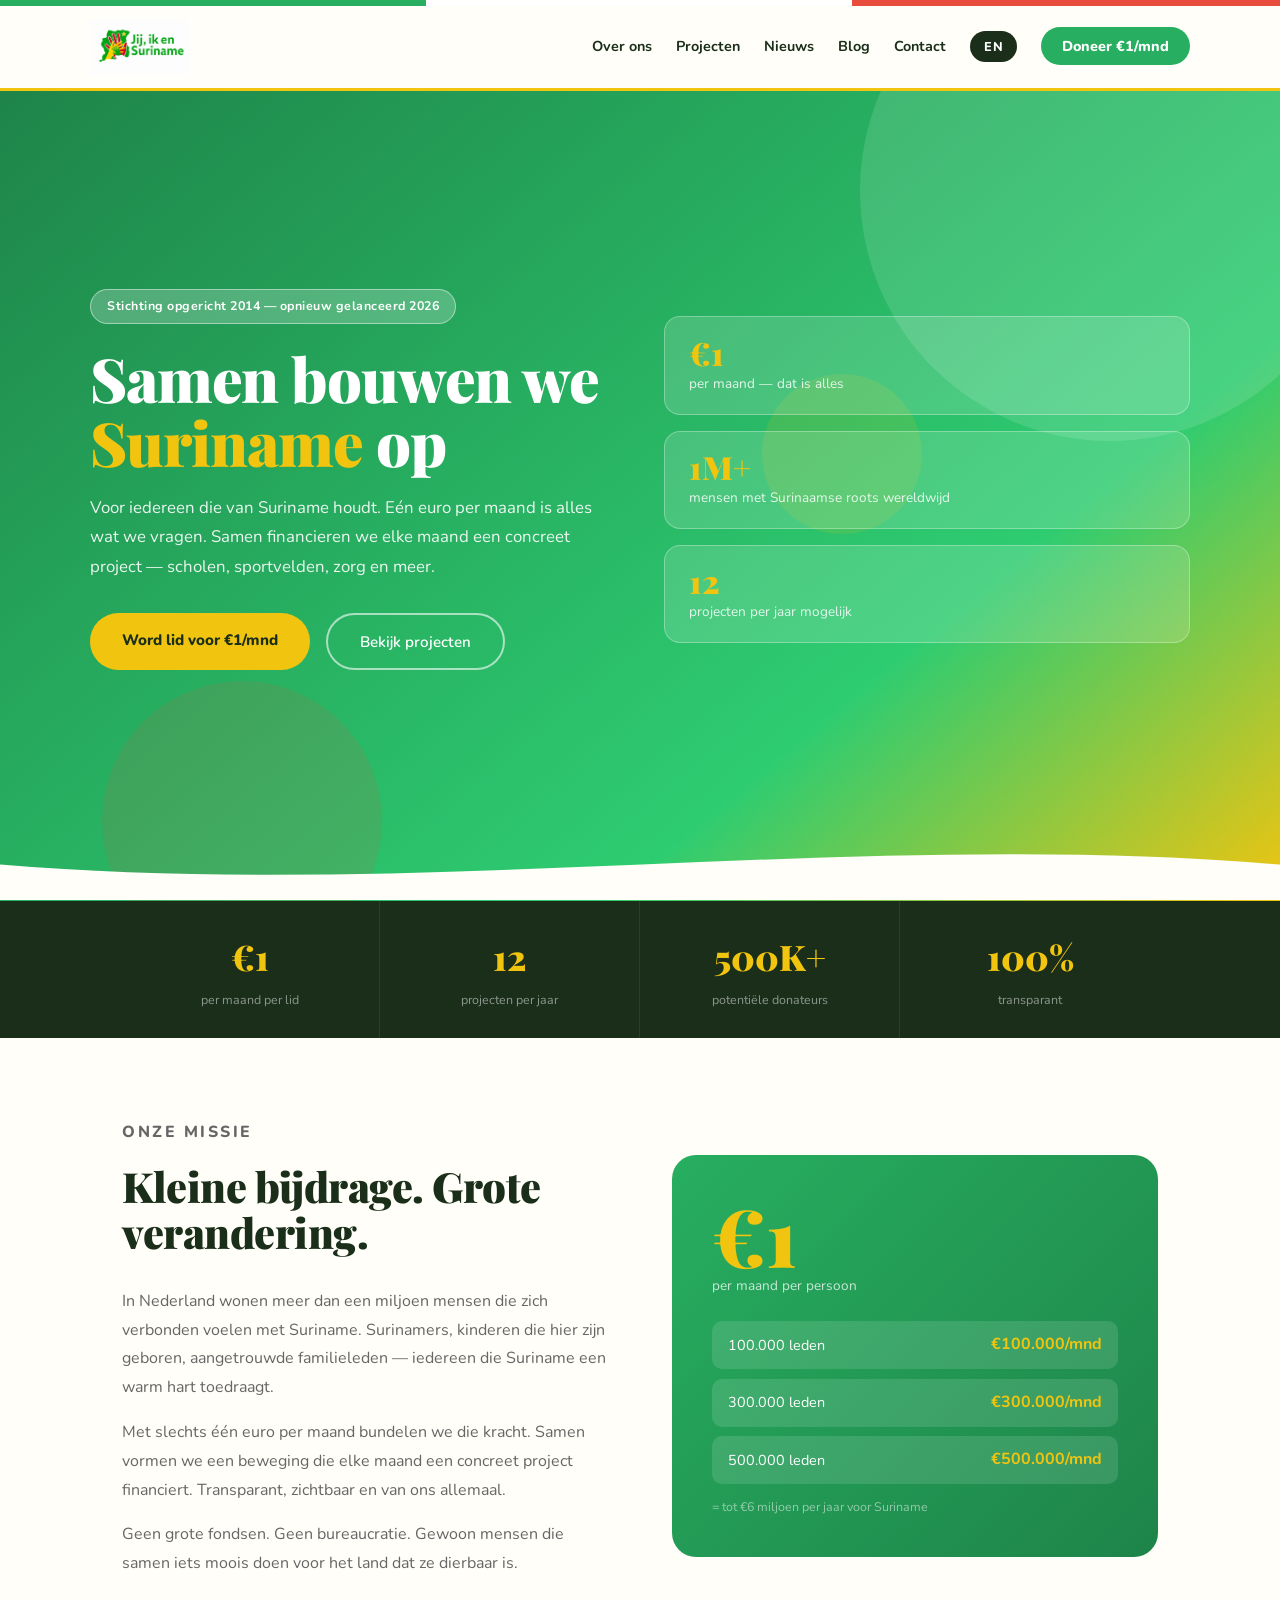
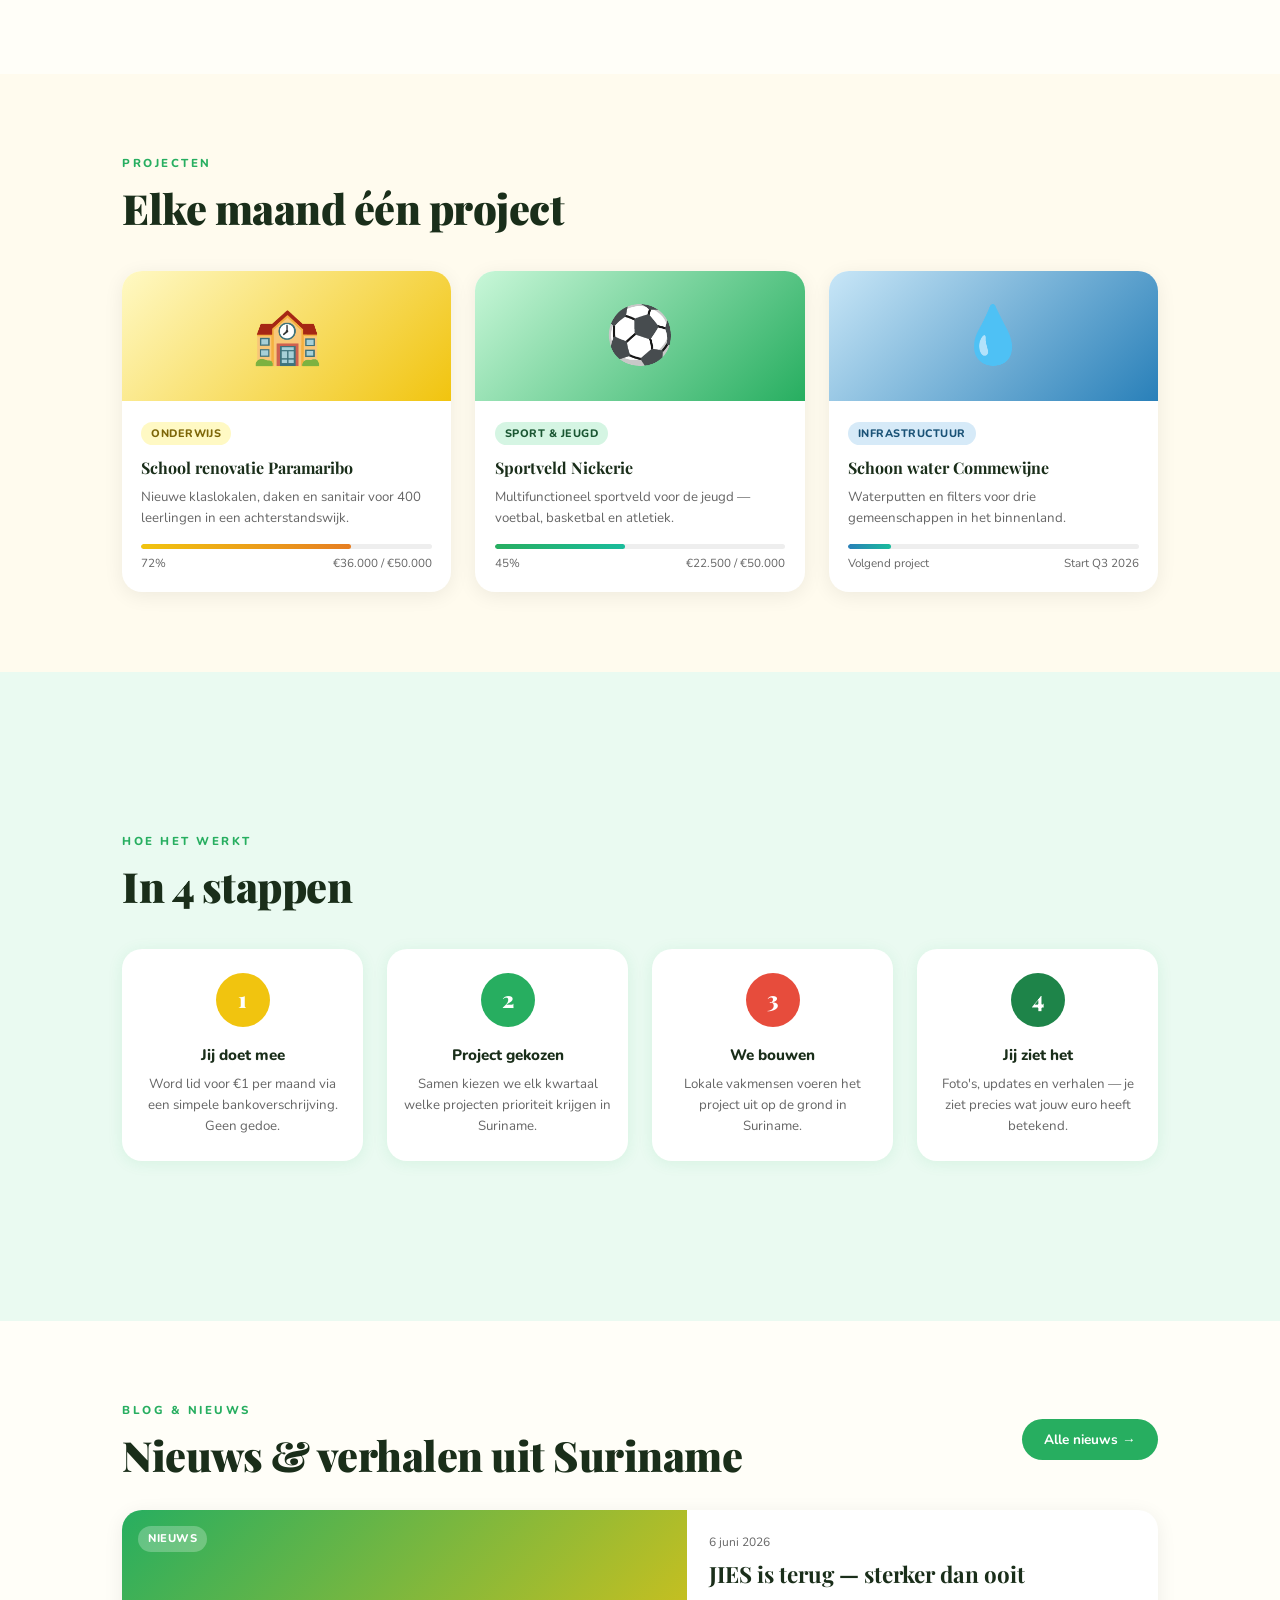
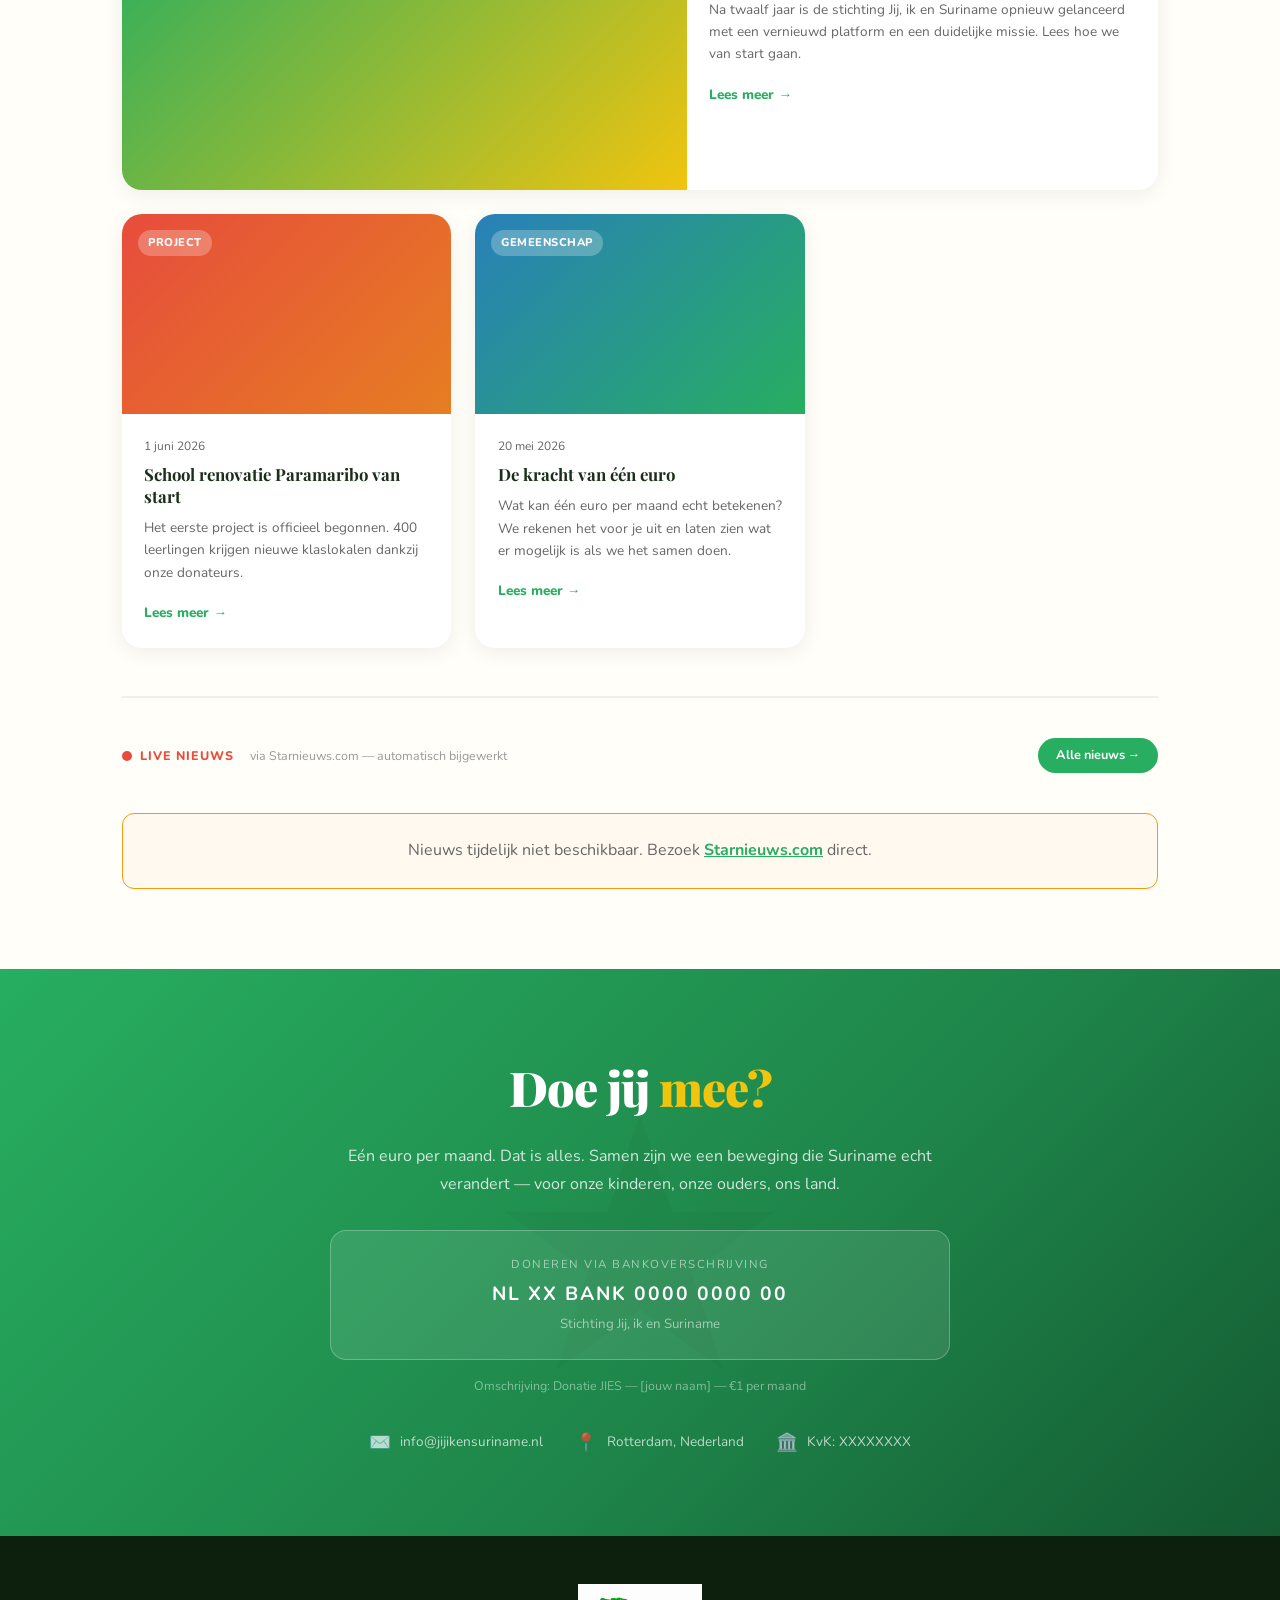
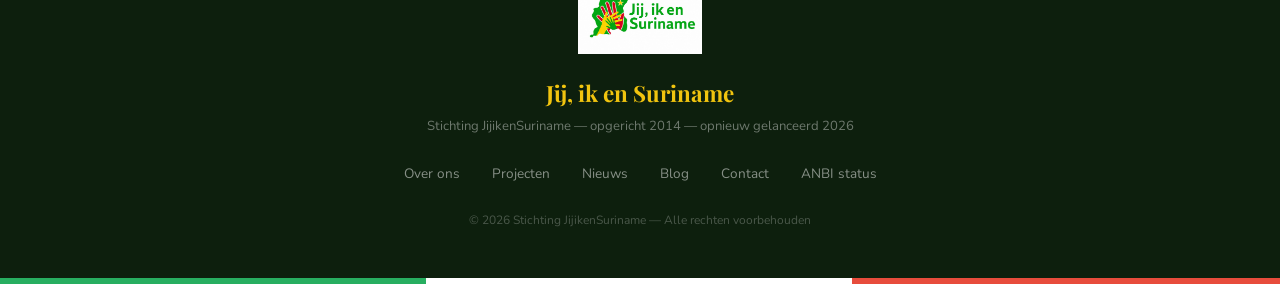
<file: index.html>
<!DOCTYPE html>
<html lang="nl">
<head>
<meta charset="UTF-8">
<meta name="viewport" content="width=device-width, initial-scale=1.0">
<title>Jij, ik en Suriname — JIES</title>
<meta name="description" content="Samen bouwen we Suriname op. Eén euro per maand voor scholen, sportvelden en gemeenschapsprojecten in Suriname.">
<link rel="icon" href="images/logo.png">
<link href="https://fonts.googleapis.com/css2?family=Nunito:wght@400;600;700;800;900&family=Playfair+Display:wght@700;900&display=swap" rel="stylesheet">
<link rel="stylesheet" href="style.css">
</head>
<body>

<!-- VLAG BALK -->
<div class="vlag-balk"></div>

<!-- NAV -->
<nav id="navbar">
  <div class="nav-inner">
    <a href="index.html" class="nav-logo">
      <img src="images/logo.png" alt="Jij, ik en Suriname logo">
    </a>
    <ul class="nav-links">
      <li><a href="overons.html" data-nl="Over ons" data-en="About us">Over ons</a></li>
      <li><a href="#projecten" data-nl="Projecten" data-en="Projects">Projecten</a></li>
      <li><a href="nieuws.html" data-nl="Nieuws" data-en="News">Nieuws</a></li>
      <li><a href="#blog" data-nl="Blog" data-en="Blog">Blog</a></li>
      <li><a href="#doneer" data-nl="Contact" data-en="Contact">Contact</a></li>
      <li>
        <button class="taal-knop" onclick="wisselTaal()" id="taal-btn">EN</button>
      </li>
      <li><a href="#doneer" class="nav-cta" data-nl="Doneer €1/mnd" data-en="Donate €1/mo">Doneer €1/mnd</a></li>
    </ul>
    <button class="hamburger" onclick="toggleMenu()" aria-label="Menu">&#9776;</button>
  </div>
  <div class="mobile-menu" id="mobile-menu">
    <a href="overons.html" data-nl="Over ons" data-en="About us">Over ons</a>
    <a href="#projecten" data-nl="Projecten" data-en="Projects">Projecten</a>
    <a href="nieuws.html" data-nl="Nieuws" data-en="News">Nieuws</a>
    <a href="#blog" data-nl="Blog" data-en="Blog">Blog</a>
    <a href="#doneer" data-nl="Contact" data-en="Contact">Contact</a>
    <a href="#doneer" class="mobile-cta" data-nl="Doneer €1/mnd" data-en="Donate €1/mo">Doneer €1/mnd</a>
    <button class="taal-knop-mobile" onclick="wisselTaal()">🌐 NL / EN</button>
  </div>
</nav>

<!-- HERO -->
<section class="hero" id="home">
  <div class="hero-blob b1"></div>
  <div class="hero-blob b2"></div>
  <div class="hero-blob b3"></div>
  <div class="hero-inner">
    <div class="hero-left">
      <div class="hero-badge" data-nl="Stichting opgericht 2014 — opnieuw gelanceerd 2026" data-en="Foundation established 2014 — relaunched 2026">Stichting opgericht 2014 — opnieuw gelanceerd 2026</div>
      <h1 class="hero-title">
        <span data-nl="Samen bouwen we" data-en="Together we build">Samen bouwen we</span><br>
        <em data-nl="Suriname" data-en="Suriname">Suriname</em>
        <span data-nl="op" data-en="up">op</span>
      </h1>
      <p class="hero-sub" data-nl="Voor iedereen die van Suriname houdt. Eén euro per maand is alles wat we vragen. Samen financieren we elke maand een concreet project — scholen, sportvelden, zorg en meer." data-en="For everyone who loves Suriname. One euro per month is all we ask. Together we fund a concrete project every month — schools, sports fields, healthcare and more.">
        Voor iedereen die van Suriname houdt. Eén euro per maand is alles wat we vragen. Samen financieren we elke maand een concreet project — scholen, sportvelden, zorg en meer.
      </p>
      <div class="hero-btns">
        <a href="#doneer" class="btn-goud" data-nl="Word lid voor €1/mnd" data-en="Join for €1/month">Word lid voor €1/mnd</a>
        <a href="#projecten" class="btn-wit" data-nl="Bekijk projecten" data-en="See projects">Bekijk projecten</a>
      </div>
    </div>
    <div class="hero-right">
      <div class="hero-card">
        <div class="hero-card-num">€1</div>
        <div class="hero-card-lbl" data-nl="per maand — dat is alles" data-en="per month — that's all">per maand — dat is alles</div>
      </div>
      <div class="hero-card">
        <div class="hero-card-num">1M+</div>
        <div class="hero-card-lbl" data-nl="mensen met Surinaamse roots wereldwijd" data-en="people with Surinamese roots worldwide">mensen met Surinaamse roots wereldwijd</div>
      </div>
      <div class="hero-card">
        <div class="hero-card-num">12</div>
        <div class="hero-card-lbl" data-nl="projecten per jaar mogelijk" data-en="projects per year possible">projecten per jaar mogelijk</div>
      </div>
    </div>
  </div>
  <div class="hero-wave">
    <svg viewBox="0 0 1440 80" xmlns="http://www.w3.org/2000/svg"><path d="M0,40 C480,80 960,0 1440,40 L1440,80 L0,80 Z" fill="#FFFEF8"/></svg>
  </div>
</section>

<!-- STATS BAR -->
<div class="stats-bar">
  <div class="stat-blok">
    <div class="stat-n">€1</div>
    <div class="stat-l" data-nl="per maand per lid" data-en="per month per member">per maand per lid</div>
  </div>
  <div class="stat-blok">
    <div class="stat-n">12</div>
    <div class="stat-l" data-nl="projecten per jaar" data-en="projects per year">projecten per jaar</div>
  </div>
  <div class="stat-blok">
    <div class="stat-n">500K+</div>
    <div class="stat-l" data-nl="potentiële donateurs" data-en="potential donors">potentiële donateurs</div>
  </div>
  <div class="stat-blok">
    <div class="stat-n">100%</div>
    <div class="stat-l" data-nl="transparant" data-en="transparent">transparant</div>
  </div>
</div>

<!-- MISSIE -->
<section class="sectie" id="missie">
  <div class="twee-kolom">
    <div class="tekst">
      <p class="sectie-label" data-nl="Onze missie" data-en="Our mission">Onze missie</p>
      <h2 class="sectie-titel" data-nl="Kleine bijdrage. Grote verandering." data-en="Small contribution. Big change.">Kleine bijdrage. Grote verandering.</h2>
      <p data-nl="In Nederland wonen meer dan een miljoen mensen die zich verbonden voelen met Suriname. Surinamers, kinderen die hier zijn geboren, aangetrouwde familieleden — iedereen die Suriname een warm hart toedraagt." data-en="More than a million people in the Netherlands feel connected to Suriname. Surinamese people, children born here, family by marriage — everyone who holds Suriname dear.">
        In Nederland wonen meer dan een miljoen mensen die zich verbonden voelen met Suriname. Surinamers, kinderen die hier zijn geboren, aangetrouwde familieleden — iedereen die Suriname een warm hart toedraagt.
      </p>
      <p data-nl="Met slechts één euro per maand bundelen we die kracht. Samen vormen we een beweging die elke maand een concreet project financiert. Transparant, zichtbaar en van ons allemaal." data-en="With just one euro per month we bundle that power. Together we form a movement that funds a concrete project every month. Transparent, visible and belonging to all of us.">
        Met slechts één euro per maand bundelen we die kracht. Samen vormen we een beweging die elke maand een concreet project financiert. Transparant, zichtbaar en van ons allemaal.
      </p>
      <p data-nl="Geen grote fondsen. Geen bureaucratie. Gewoon mensen die samen iets moois doen voor het land dat ze dierbaar is." data-en="No big funds. No bureaucracy. Just people doing something beautiful together for the country they love.">
        Geen grote fondsen. Geen bureaucratie. Gewoon mensen die samen iets moois doen voor het land dat ze dierbaar is.
      </p>
    </div>
    <div class="euro-kaart">
      <div class="grote-euro">€1</div>
      <div class="euro-sub" data-nl="per maand per persoon" data-en="per month per person">per maand per persoon</div>
      <div class="impact-rij"><span data-nl="100.000 leden" data-en="100,000 members">100.000 leden</span><strong>€100.000/mnd</strong></div>
      <div class="impact-rij"><span data-nl="300.000 leden" data-en="300,000 members">300.000 leden</span><strong>€300.000/mnd</strong></div>
      <div class="impact-rij"><span data-nl="500.000 leden" data-en="500,000 members">500.000 leden</span><strong>€500.000/mnd</strong></div>
      <div class="euro-footer" data-nl="= tot €6 miljoen per jaar voor Suriname" data-en="= up to €6 million per year for Suriname">= tot €6 miljoen per jaar voor Suriname</div>
    </div>
  </div>
</section>

<!-- PROJECTEN -->
<section class="projecten-bg" id="projecten">
  <div class="sectie-inner">
    <p class="sectie-label" data-nl="Projecten" data-en="Projects">Projecten</p>
    <h2 class="sectie-titel" data-nl="Elke maand één project" data-en="One project every month">Elke maand één project</h2>
    <div class="projecten-grid">
      <div class="p-kaart">
        <div class="p-top school">🏫</div>
        <div class="p-bod">
          <span class="p-tag school" data-nl="Onderwijs" data-en="Education">Onderwijs</span>
          <div class="p-naam" data-nl="School renovatie Paramaribo" data-en="School renovation Paramaribo">School renovatie Paramaribo</div>
          <div class="p-oms" data-nl="Nieuwe klaslokalen, daken en sanitair voor 400 leerlingen in een achterstandswijk." data-en="New classrooms, roofs and sanitation for 400 pupils in a disadvantaged neighbourhood.">Nieuwe klaslokalen, daken en sanitair voor 400 leerlingen in een achterstandswijk.</div>
          <div class="balk-wrap"><div class="balk school" style="width:72%"></div></div>
          <div class="p-meta"><span>72%</span><span>€36.000 / €50.000</span></div>
        </div>
      </div>
      <div class="p-kaart">
        <div class="p-top sport">⚽</div>
        <div class="p-bod">
          <span class="p-tag sport" data-nl="Sport & jeugd" data-en="Sport & youth">Sport & jeugd</span>
          <div class="p-naam" data-nl="Sportveld Nickerie" data-en="Sports field Nickerie">Sportveld Nickerie</div>
          <div class="p-oms" data-nl="Multifunctioneel sportveld voor de jeugd — voetbal, basketbal en atletiek." data-en="Multifunctional sports field for youth — football, basketball and athletics.">Multifunctioneel sportveld voor de jeugd — voetbal, basketbal en atletiek.</div>
          <div class="balk-wrap"><div class="balk sport" style="width:45%"></div></div>
          <div class="p-meta"><span>45%</span><span>€22.500 / €50.000</span></div>
        </div>
      </div>
      <div class="p-kaart">
        <div class="p-top water">💧</div>
        <div class="p-bod">
          <span class="p-tag water" data-nl="Infrastructuur" data-en="Infrastructure">Infrastructuur</span>
          <div class="p-naam" data-nl="Schoon water Commewijne" data-en="Clean water Commewijne">Schoon water Commewijne</div>
          <div class="p-oms" data-nl="Waterputten en filters voor drie gemeenschappen in het binnenland." data-en="Wells and filters for three communities in the interior.">Waterputten en filters voor drie gemeenschappen in het binnenland.</div>
          <div class="balk-wrap"><div class="balk water" style="width:15%"></div></div>
          <div class="p-meta"><span data-nl="Volgend project" data-en="Next project">Volgend project</span><span data-nl="Start Q3 2026" data-en="Starting Q3 2026">Start Q3 2026</span></div>
        </div>
      </div>
    </div>
  </div>
</section>

<!-- HOE HET WERKT -->
<section class="stappen-bg">
  <div class="sectie-inner">
    <p class="sectie-label" data-nl="Hoe het werkt" data-en="How it works">Hoe het werkt</p>
    <h2 class="sectie-titel" data-nl="In 4 stappen" data-en="In 4 steps">In 4 stappen</h2>
    <div class="stappen-grid">
      <div class="stap">
        <div class="stap-num s1">1</div>
        <div class="stap-titel" data-nl="Jij doet mee" data-en="You join">Jij doet mee</div>
        <div class="stap-oms" data-nl="Word lid voor €1 per maand via een simpele bankoverschrijving. Geen gedoe." data-en="Join for €1 per month via a simple bank transfer. No hassle.">Word lid voor €1 per maand via een simpele bankoverschrijving. Geen gedoe.</div>
      </div>
      <div class="stap">
        <div class="stap-num s2">2</div>
        <div class="stap-titel" data-nl="Project gekozen" data-en="Project chosen">Project gekozen</div>
        <div class="stap-oms" data-nl="Samen kiezen we elk kwartaal welke projecten prioriteit krijgen in Suriname." data-en="Together we choose each quarter which projects get priority in Suriname.">Samen kiezen we elk kwartaal welke projecten prioriteit krijgen in Suriname.</div>
      </div>
      <div class="stap">
        <div class="stap-num s3">3</div>
        <div class="stap-titel" data-nl="We bouwen" data-en="We build">We bouwen</div>
        <div class="stap-oms" data-nl="Lokale vakmensen voeren het project uit op de grond in Suriname." data-en="Local professionals carry out the project on the ground in Suriname.">Lokale vakmensen voeren het project uit op de grond in Suriname.</div>
      </div>
      <div class="stap">
        <div class="stap-num s4">4</div>
        <div class="stap-titel" data-nl="Jij ziet het" data-en="You see it">Jij ziet het</div>
        <div class="stap-oms" data-nl="Foto's, updates en verhalen — je ziet precies wat jouw euro heeft betekend." data-en="Photos, updates and stories — you see exactly what your euro achieved.">Foto's, updates en verhalen — je ziet precies wat jouw euro heeft betekend.</div>
      </div>
    </div>
  </div>
</section>

<!-- BLOG + NIEUWS FEED -->
<section class="sectie" id="blog">
  <div style="display:flex;align-items:center;justify-content:space-between;flex-wrap:wrap;gap:1rem;margin-bottom:0.5rem;">
    <div>
      <p class="sectie-label" data-nl="Blog & Nieuws" data-en="Blog & News">Blog & Nieuws</p>
      <h2 class="sectie-titel" style="margin-bottom:0" data-nl="Nieuws & verhalen uit Suriname" data-en="News & stories from Suriname">Nieuws & verhalen uit Suriname</h2>
    </div>
    <a href="nieuws.html" style="background:var(--groen);color:#fff;padding:0.6rem 1.4rem;border-radius:50px;font-weight:700;font-size:0.85rem;text-decoration:none;">Alle nieuws →</a>
  </div>

  <!-- JIES eigen blog posts -->
  <div class="blog-grid" style="margin-bottom:3rem;margin-top:2rem;">
    <article class="blog-kaart featured">
      <div class="blog-img blog-img-1">
        <span class="blog-categorie" data-nl="Nieuws" data-en="News">Nieuws</span>
      </div>
      <div class="blog-bod">
        <div class="blog-datum">6 juni 2026</div>
        <h3 class="blog-titel" data-nl="JIES is terug — sterker dan ooit" data-en="JIES is back — stronger than ever">JIES is terug — sterker dan ooit</h3>
        <p class="blog-oms" data-nl="Na twaalf jaar is de stichting Jij, ik en Suriname opnieuw gelanceerd met een vernieuwd platform en een duidelijke missie. Lees hoe we van start gaan." data-en="After twelve years, the foundation Jij, ik en Suriname has relaunched with a renewed platform and a clear mission. Read how we're getting started.">Na twaalf jaar is de stichting Jij, ik en Suriname opnieuw gelanceerd met een vernieuwd platform en een duidelijke missie. Lees hoe we van start gaan.</p>
        <a href="#" class="blog-lees" data-nl="Lees meer →" data-en="Read more →">Lees meer →</a>
      </div>
    </article>
    <article class="blog-kaart">
      <div class="blog-img blog-img-2">
        <span class="blog-categorie" data-nl="Project" data-en="Project">Project</span>
      </div>
      <div class="blog-bod">
        <div class="blog-datum">1 juni 2026</div>
        <h3 class="blog-titel" data-nl="School renovatie Paramaribo van start" data-en="School renovation Paramaribo underway">School renovatie Paramaribo van start</h3>
        <p class="blog-oms" data-nl="Het eerste project is officieel begonnen. 400 leerlingen krijgen nieuwe klaslokalen dankzij onze donateurs." data-en="The first project has officially started. 400 pupils will get new classrooms thanks to our donors.">Het eerste project is officieel begonnen. 400 leerlingen krijgen nieuwe klaslokalen dankzij onze donateurs.</p>
        <a href="#" class="blog-lees" data-nl="Lees meer →" data-en="Read more →">Lees meer →</a>
      </div>
    </article>
    <article class="blog-kaart">
      <div class="blog-img blog-img-3">
        <span class="blog-categorie" data-nl="Gemeenschap" data-en="Community">Gemeenschap</span>
      </div>
      <div class="blog-bod">
        <div class="blog-datum">20 mei 2026</div>
        <h3 class="blog-titel" data-nl="De kracht van één euro" data-en="The power of one euro">De kracht van één euro</h3>
        <p class="blog-oms" data-nl="Wat kan één euro per maand echt betekenen? We rekenen het voor je uit en laten zien wat er mogelijk is als we het samen doen." data-en="What can one euro per month really mean? We calculate it for you and show what's possible when we do it together.">Wat kan één euro per maand echt betekenen? We rekenen het voor je uit en laten zien wat er mogelijk is als we het samen doen.</p>
        <a href="#" class="blog-lees" data-nl="Lees meer →" data-en="Read more →">Lees meer →</a>
      </div>
    </article>
  </div>

  <!-- STARNIEUWS LIVE FEED -->
  <div style="border-top:2px solid #f0f0e8;padding-top:2.5rem;margin-top:1rem;">
    <div style="display:flex;align-items:center;gap:1rem;margin-bottom:1.5rem;flex-wrap:wrap;">
      <div style="display:flex;align-items:center;gap:0.5rem;">
        <span class="live-dot"></span>
        <span style="font-size:0.78rem;font-weight:800;letter-spacing:1px;text-transform:uppercase;color:#E74C3C;">Live nieuws</span>
      </div>
      <span style="font-size:0.78rem;color:#999;">via Starnieuws.com — automatisch bijgewerkt</span>
      <a href="nieuws.html" style="margin-left:auto;background:var(--groen);color:#fff;padding:0.45rem 1.1rem;border-radius:50px;font-weight:700;font-size:0.8rem;text-decoration:none;">Alle nieuws →</a>
    </div>
    <div id="starnieuws-feed" class="blog-grid">
      <div style="grid-column:1/-1;text-align:center;padding:2rem;color:#999;">
        <div class="feed-spinner"></div>
        Nieuws laden...
      </div>
    </div>
  </div>
</section>

<!-- DONEER -->
<section class="doneer-bg" id="doneer">
  <div class="doneer-inner">
    <h2 class="doneer-titel">
      <span data-nl="Doe jij" data-en="Will you">Doe jij</span>
      <em data-nl="mee?" data-en="join?">mee?</em>
    </h2>
    <p class="doneer-sub" data-nl="Eén euro per maand. Dat is alles. Samen zijn we een beweging die Suriname echt verandert — voor onze kinderen, onze ouders, ons land." data-en="One euro per month. That's all. Together we are a movement that truly changes Suriname — for our children, our parents, our country.">
      Eén euro per maand. Dat is alles. Samen zijn we een beweging die Suriname echt verandert — voor onze kinderen, onze ouders, ons land.
    </p>
    <div class="iban-vak">
      <div class="iban-lbl" data-nl="Doneren via bankoverschrijving" data-en="Donate via bank transfer">Doneren via bankoverschrijving</div>
      <div class="iban-num">NL XX BANK 0000 0000 00</div>
      <div class="iban-naam">Stichting Jij, ik en Suriname</div>
    </div>
    <p class="doneer-noot" data-nl="Omschrijving: Donatie JIES — [jouw naam] — €1 per maand" data-en="Description: Donation JIES — [your name] — €1 per month">Omschrijving: Donatie JIES — [jouw naam] — €1 per maand</p>
    <div class="contact-grid">
      <div class="contact-item">
        <div class="contact-icon">✉️</div>
        <div class="contact-tekst">info@jijikensuriname.nl</div>
      </div>
      <div class="contact-item">
        <div class="contact-icon">📍</div>
        <div class="contact-tekst" data-nl="Rotterdam, Nederland" data-en="Rotterdam, Netherlands">Rotterdam, Nederland</div>
      </div>
      <div class="contact-item">
        <div class="contact-icon">🏛️</div>
        <div class="contact-tekst" data-nl="KvK: XXXXXXXX" data-en="CoC: XXXXXXXX">KvK: XXXXXXXX</div>
      </div>
    </div>
  </div>
</section>

<!-- FOOTER -->
<footer>
  <div class="footer-inner">
    <img src="images/logo.png" alt="JIES logo" class="footer-logo">
    <div class="footer-naam">Jij, ik en Suriname</div>
    <div class="footer-tag" data-nl="Stichting JijikenSuriname — opgericht 2014 — opnieuw gelanceerd 2026" data-en="Foundation JijikenSuriname — established 2014 — relaunched 2026">Stichting JijikenSuriname — opgericht 2014 — opnieuw gelanceerd 2026</div>
    <ul class="footer-links">
      <li><a href="overons.html" data-nl="Over ons" data-en="About us">Over ons</a></li>
      <li><a href="#projecten" data-nl="Projecten" data-en="Projects">Projecten</a></li>
      <li><a href="nieuws.html" data-nl="Nieuws" data-en="News">Nieuws</a></li>
      <li><a href="#blog" data-nl="Blog" data-en="Blog">Blog</a></li>
      <li><a href="#doneer" data-nl="Contact" data-en="Contact">Contact</a></li>
      <li><a href="#" data-nl="ANBI status" data-en="ANBI status">ANBI status</a></li>
    </ul>
    <div class="footer-copy" data-nl="© 2026 Stichting JijikenSuriname — Alle rechten voorbehouden" data-en="© 2026 Foundation JijikenSuriname — All rights reserved">© 2026 Stichting JijikenSuriname — Alle rechten voorbehouden</div>
  </div>
</footer>
<div class="vlag-balk"></div>

<script src="script.js"></script>
<style>
.live-dot{width:10px;height:10px;background:#E74C3C;border-radius:50%;display:inline-block;animation:pulse 1.5s infinite;}
.feed-spinner{width:32px;height:32px;border:3px solid #eee;border-top-color:#27AE60;border-radius:50%;animation:spin 0.8s linear infinite;margin:0 auto 0.8rem;}
@keyframes pulse{0%,100%{opacity:1}50%{opacity:0.3}}
@keyframes spin{to{transform:rotate(360deg)}}
.star-kaart{background:#fff;border-radius:16px;overflow:hidden;box-shadow:0 2px 15px rgba(0,0,0,0.07);transition:transform 0.2s;display:flex;flex-direction:column;}
.star-kaart:hover{transform:translateY(-4px);}
.star-top{height:160px;background-size:cover;background-position:center;display:flex;align-items:flex-start;padding:1rem;position:relative;}
.star-top::after{content:'';position:absolute;inset:0;background:rgba(0,0,0,0.35);border-radius:0;}
.star-tag{background:rgba(255,255,255,0.2);color:#fff;font-size:0.68rem;font-weight:800;padding:3px 10px;border-radius:50px;letter-spacing:0.5px;text-transform:uppercase;position:relative;z-index:1;backdrop-filter:blur(4px);}
.star-bod{padding:1.1rem;flex:1;}
.star-datum{font-size:0.72rem;color:#999;margin-bottom:0.4rem;}
.star-titel{font-family:'Playfair Display',serif;font-size:0.95rem;font-weight:700;color:#1a2e1a;line-height:1.35;margin-bottom:0.6rem;text-decoration:none;display:block;}
.star-titel:hover{color:#27AE60;}
.star-lees{font-size:0.8rem;font-weight:800;color:#27AE60;text-decoration:none;}
</style>
<script>
const FOTOS=['images/jies1.jpg','images/jies2.jpg','images/jies3.jpg','images/jies4.jpg','images/jies5.jpg'];
const SPORT_W=['sport','voetbal','basketbal','atletiek','cricket','kampioen','wedstrijd','coach','speler','team','dam'];
const ECO_W=['economie','goud','bank','investering','bedrijf','handel','export','markt'];
const CULTUUR_W=['cultuur','muziek','kunst','festival','theater','film','dans','winti','kaseko'];

function catFeed(t,d){
  const s=(t+' '+d).toLowerCase();
  if(SPORT_W.some(w=>s.includes(w)))return'sport';
  if(ECO_W.some(w=>s.includes(w)))return'economie';
  if(CULTUUR_W.some(w=>s.includes(w)))return'cultuur';
  return'nieuws';
}

function fmtD(ds){
  try{return new Date(ds).toLocaleDateString('nl-NL',{day:'numeric',month:'long'});}
  catch(e){return ds;}
}

async function laadStarnieuws(){
  const feed=document.getElementById('starnieuws-feed');
  try{
    const r=await fetch('https://api.rss2json.com/v1/api.json?rss_url='+encodeURIComponent('https://www.starnieuws.com/rss/starnieuws.rss'));
    const d=await r.json();
    if(d.status!=='ok'||!d.items||d.items.length===0)throw new Error('feed fout');
    const items=d.items.slice(0,6);
    feed.innerHTML=items.map((item,i)=>{
      const cat=catFeed(item.title||'',item.description||'');
      const label=cat==='sport'?'⚽ Sport':cat==='economie'?'💰 Economie':cat==='cultuur'?'🎭 Cultuur':'📰 Nieuws';
      const foto=FOTOS[i % FOTOS.length];
      return`<div class="star-kaart">
        <div class="star-top" style="background-image:url('${foto}')">
          <span class="star-tag">${label}</span>
        </div>
        <div class="star-bod">
          <div class="star-datum">${fmtD(item.pubDate)}</div>
          <a href="${item.link}" target="_blank" rel="noopener" class="star-titel">${item.title}</a>
          <a href="${item.link}" target="_blank" rel="noopener" class="star-lees">Lees op Starnieuws →</a>
        </div>
      </div>`;
    }).join('');
  }catch(e){
    feed.innerHTML=`<div style="grid-column:1/-1;background:#fff9f0;border:1px solid #F39C12;border-radius:12px;padding:1.5rem;text-align:center;color:#666;">
      Nieuws tijdelijk niet beschikbaar. Bezoek <a href="https://www.starnieuws.com" target="_blank" style="color:#27AE60;font-weight:700;">Starnieuws.com</a> direct.
    </div>`;
  }
}

laadStarnieuws();
setInterval(laadStarnieuws, 5*60*1000);
</script>
</body>
</html>
</file>
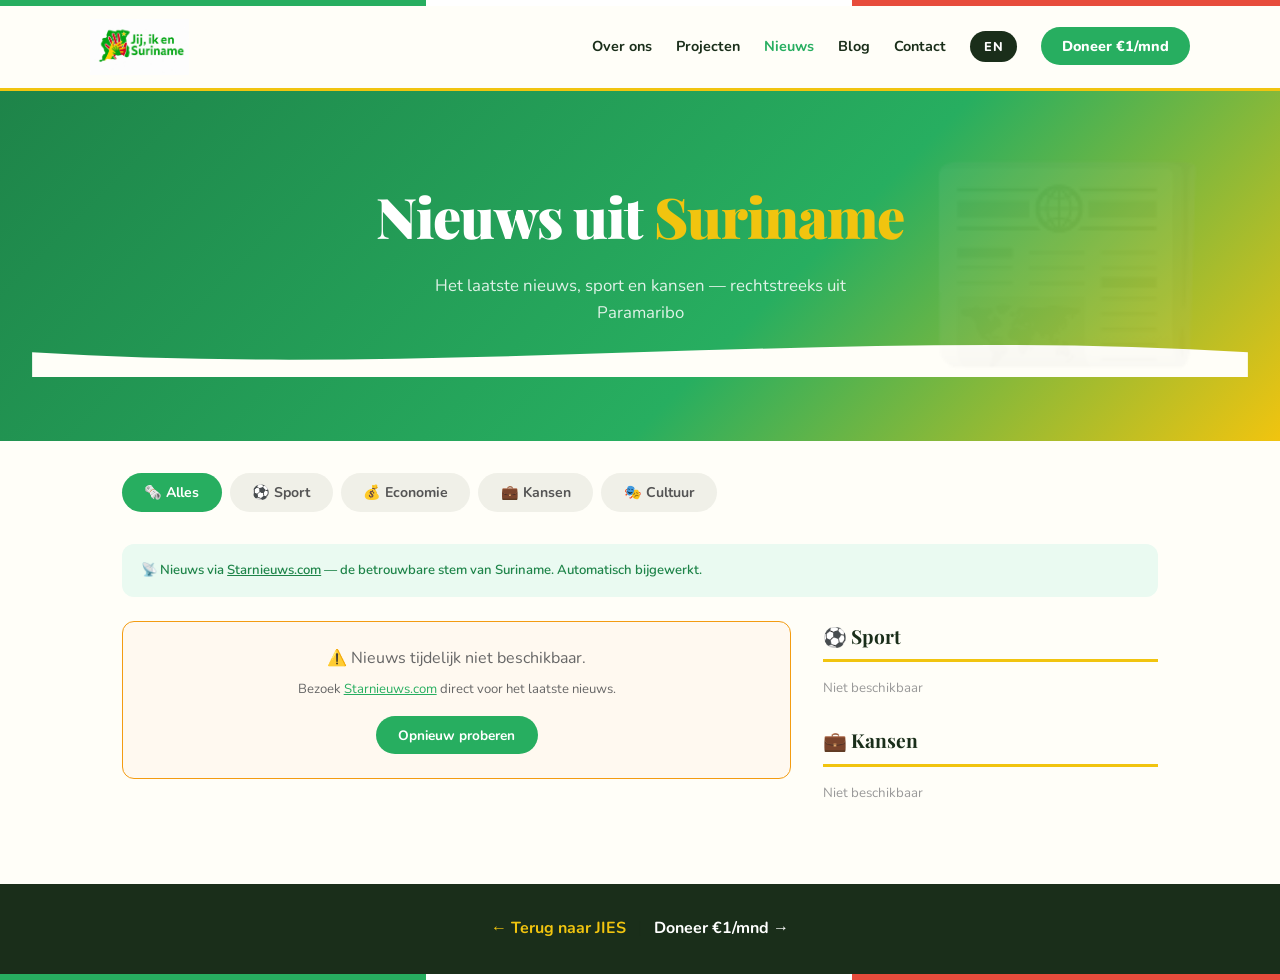
<file: nieuws.html>
<!DOCTYPE html>
<html lang="nl">
<head>
<meta charset="UTF-8">
<meta name="viewport" content="width=device-width, initial-scale=1.0">
<title>Nieuws uit Suriname — JIES</title>
<meta name="description" content="Actueel nieuws uit Suriname via Starnieuws. Blijf op de hoogte van het laatste nieuws, sport en kansen.">
<link rel="icon" href="images/logo.png">
<link href="https://fonts.googleapis.com/css2?family=Nunito:wght@400;600;700;800;900&family=Playfair+Display:wght@700;900&display=swap" rel="stylesheet">
<link rel="stylesheet" href="style.css">
<style>
.nieuws-hero {
  background: linear-gradient(135deg, #1e8449 0%, #27AE60 60%, #F1C40F 100%);
  padding: 5rem 2rem 4rem;
  text-align: center;
  position: relative;
  overflow: hidden;
}
.nieuws-hero::before {
  content: '📰';
  position: absolute;
  font-size: 15rem;
  opacity: 0.06;
  right: 5%;
  top: 50%;
  transform: translateY(-50%);
}
.nieuws-hero h1 {
  font-family: 'Playfair Display', serif;
  font-size: clamp(2rem, 5vw, 3.5rem);
  font-weight: 900;
  color: #fff;
  margin-bottom: 0.8rem;
  letter-spacing: -1px;
}
.nieuws-hero h1 span { color: #F1C40F; }
.nieuws-hero p {
  color: rgba(255,255,255,0.85);
  font-size: 1.05rem;
  max-width: 500px;
  margin: 0 auto;
}
.nieuws-hero-wave { line-height: 0; }
.nieuws-hero-wave svg { display: block; }

.tabs {
  display: flex;
  gap: 0.5rem;
  padding: 2rem 2rem 0;
  max-width: 1100px;
  margin: 0 auto;
  flex-wrap: wrap;
}
.tab {
  background: #f0f0e8;
  border: none;
  padding: 0.6rem 1.4rem;
  border-radius: 50px;
  font-family: 'Nunito', sans-serif;
  font-weight: 700;
  font-size: 0.88rem;
  cursor: pointer;
  transition: all 0.2s;
  color: #555;
}
.tab.actief, .tab:hover {
  background: #27AE60;
  color: #fff;
}
.tab-sport.actief, .tab-sport:hover { background: #E74C3C; }
.tab-eco.actief, .tab-eco:hover { background: #F39C12; }
.tab-kansen.actief, .tab-kansen:hover { background: #2980B9; }
.tab-cultuur.actief, .tab-cultuur:hover { background: #8E44AD; }

.feed-container {
  max-width: 1100px;
  margin: 0 auto;
  padding: 2rem;
}

.feed-grid {
  display: grid;
  grid-template-columns: 2fr 1fr;
  gap: 2rem;
}

.hoofd-feed {}
.side-feed {}

.nieuws-kaart {
  background: #fff;
  border-radius: 16px;
  overflow: hidden;
  box-shadow: 0 2px 15px rgba(0,0,0,0.07);
  margin-bottom: 1.2rem;
  transition: transform 0.2s;
  display: flex;
  gap: 0;
}
.nieuws-kaart:hover { transform: translateY(-3px); }
.nieuws-kaart.groot { flex-direction: column; }

.nieuws-kaart-kleur {
  width: 6px;
  background: #27AE60;
  flex-shrink: 0;
}
.nieuws-kaart-kleur.sport { background: #E74C3C; }
.nieuws-kaart-kleur.eco { background: #F39C12; }
.nieuws-kaart-kleur.kansen { background: #2980B9; }
.nieuws-kaart-kleur.cultuur { background: #8E44AD; }

.nieuws-kaart-bod {
  padding: 1.2rem 1.4rem;
  flex: 1;
}

.nieuws-bron {
  display: flex;
  align-items: center;
  gap: 0.5rem;
  margin-bottom: 0.5rem;
}
.bron-logo {
  font-size: 0.7rem;
  font-weight: 800;
  background: #1e8449;
  color: #fff;
  padding: 2px 8px;
  border-radius: 50px;
  letter-spacing: 0.5px;
}
.nieuws-datum {
  font-size: 0.75rem;
  color: #999;
}

.nieuws-titel {
  font-family: 'Playfair Display', serif;
  font-size: 1.05rem;
  font-weight: 700;
  color: #1a2e1a;
  line-height: 1.35;
  margin-bottom: 0.5rem;
  text-decoration: none;
  display: block;
  transition: color 0.2s;
}
.nieuws-kaart.groot .nieuws-titel { font-size: 1.4rem; }
.nieuws-titel:hover { color: #27AE60; }

.nieuws-oms {
  font-size: 0.85rem;
  color: #666;
  line-height: 1.6;
  margin-bottom: 0.8rem;
}

.nieuws-lees {
  font-size: 0.82rem;
  font-weight: 800;
  color: #27AE60;
  text-decoration: none;
}
.nieuws-lees:hover { color: #1e8449; }

.side-titel {
  font-family: 'Playfair Display', serif;
  font-size: 1.2rem;
  font-weight: 700;
  margin-bottom: 1rem;
  color: #1a2e1a;
  padding-bottom: 0.5rem;
  border-bottom: 3px solid #F1C40F;
}

.mini-kaart {
  display: flex;
  gap: 0.8rem;
  padding: 0.8rem 0;
  border-bottom: 1px solid #f0f0e8;
  align-items: flex-start;
}
.mini-kaart:last-child { border: none; }
.mini-dot {
  width: 8px;
  height: 8px;
  border-radius: 50%;
  background: #27AE60;
  margin-top: 6px;
  flex-shrink: 0;
}
.mini-dot.sport { background: #E74C3C; }
.mini-dot.kansen { background: #2980B9; }
.mini-titel {
  font-size: 0.85rem;
  font-weight: 700;
  color: #1a2e1a;
  line-height: 1.4;
  text-decoration: none;
  display: block;
}
.mini-titel:hover { color: #27AE60; }
.mini-datum { font-size: 0.72rem; color: #999; margin-top: 2px; }

.laden {
  text-align: center;
  padding: 3rem;
  color: #999;
  font-size: 0.95rem;
}

.laden-spinner {
  width: 40px;
  height: 40px;
  border: 4px solid #eee;
  border-top-color: #27AE60;
  border-radius: 50%;
  animation: spin 0.8s linear infinite;
  margin: 0 auto 1rem;
}

@keyframes spin { to { transform: rotate(360deg); } }

.fout-melding {
  background: #fff9f0;
  border: 1px solid #F39C12;
  border-radius: 12px;
  padding: 1.5rem;
  text-align: center;
  color: #666;
}

.refresh-btn {
  background: #27AE60;
  color: #fff;
  border: none;
  padding: 0.6rem 1.4rem;
  border-radius: 50px;
  font-family: 'Nunito', sans-serif;
  font-weight: 700;
  font-size: 0.85rem;
  cursor: pointer;
  margin-top: 1rem;
  transition: background 0.2s;
}
.refresh-btn:hover { background: #1e8449; }

.bron-info {
  background: #eafaf1;
  border-radius: 12px;
  padding: 1rem 1.2rem;
  margin-bottom: 1.5rem;
  font-size: 0.82rem;
  color: #1e8449;
  font-weight: 600;
}
.bron-info a { color: #1e8449; }

@media (max-width: 768px) {
  .feed-grid { grid-template-columns: 1fr; }
  .side-feed { display: none; }
}
</style>
</head>
<body>

<div class="vlag-balk"></div>

<nav id="navbar">
  <div class="nav-inner">
    <a href="index.html" class="nav-logo">
      <img src="images/logo.png" alt="Jij, ik en Suriname logo">
    </a>
    <ul class="nav-links">
      <li><a href="index.html#missie">Over ons</a></li>
      <li><a href="index.html#projecten">Projecten</a></li>
      <li><a href="nieuws.html" style="color:#27AE60">Nieuws</a></li>
      <li><a href="index.html#blog">Blog</a></li>
      <li><a href="index.html#doneer">Contact</a></li>
      <li><button class="taal-knop" onclick="wisselTaal()" id="taal-btn">EN</button></li>
      <li><a href="index.html#doneer" class="nav-cta">Doneer €1/mnd</a></li>
    </ul>
    <button class="hamburger" onclick="toggleMenu()" aria-label="Menu">&#9776;</button>
  </div>
  <div class="mobile-menu" id="mobile-menu">
    <a href="index.html#missie">Over ons</a>
    <a href="index.html#projecten">Projecten</a>
    <a href="nieuws.html">Nieuws</a>
    <a href="index.html#blog">Blog</a>
    <a href="index.html#doneer">Contact</a>
    <a href="index.html#doneer" class="mobile-cta">Doneer €1/mnd</a>
  </div>
</nav>

<div class="nieuws-hero">
  <h1>Nieuws uit <span>Suriname</span></h1>
  <p>Het laatste nieuws, sport en kansen — rechtstreeks uit Paramaribo</p>
  <div class="nieuws-hero-wave">
    <svg viewBox="0 0 1440 60" xmlns="http://www.w3.org/2000/svg">
      <path d="M0,30 C480,60 960,0 1440,30 L1440,60 L0,60 Z" fill="#FFFEF8"/>
    </svg>
  </div>
</div>

<div class="tabs">
  <button class="tab actief" onclick="filterNieuws('alles', this)">🗞️ Alles</button>
  <button class="tab tab-sport" onclick="filterNieuws('sport', this)">⚽ Sport</button>
  <button class="tab tab-eco" onclick="filterNieuws('economie', this)">💰 Economie</button>
  <button class="tab tab-kansen" onclick="filterNieuws('kansen', this)">💼 Kansen</button>
  <button class="tab tab-cultuur" onclick="filterNieuws('cultuur', this)">🎭 Cultuur</button>
</div>

<div class="feed-container">
  <div class="bron-info">
    📡 Nieuws via <a href="https://www.starnieuws.com" target="_blank" rel="noopener">Starnieuws.com</a> — de betrouwbare stem van Suriname. Automatisch bijgewerkt.
  </div>

  <div class="feed-grid">
    <div class="hoofd-feed" id="hoofd-feed">
      <div class="laden">
        <div class="laden-spinner"></div>
        Nieuws uit Suriname laden...
      </div>
    </div>
    <div class="side-feed">
      <div class="side-titel">⚽ Sport</div>
      <div id="sport-feed">
        <div class="laden" style="padding:1rem">Laden...</div>
      </div>
      <br>
      <div class="side-titel">💼 Kansen</div>
      <div id="kansen-feed">
        <div class="laden" style="padding:1rem">Laden...</div>
      </div>
    </div>
  </div>
</div>

<div style="background:#1a2e1a;padding:2rem;text-align:center;margin-top:3rem;">
  <a href="index.html" style="color:#F1C40F;font-weight:700;text-decoration:none;">← Terug naar JIES</a>
  &nbsp;&nbsp;|&nbsp;&nbsp;
  <a href="index.html#doneer" style="color:#fff;font-weight:700;text-decoration:none;">Doneer €1/mnd →</a>
</div>
<div class="vlag-balk"></div>

<script>
let alleArtikelen = [];
let huidigFilter = 'alles';

const SPORT_WOORDEN = ['sport','voetbal','basketbal','atletiek','zwemmen','cricket','kampioen','wedstrijd','coach','trainer','speler','team','competitie','dam','schaak','boksen','wielrennen'];
const ECONOMIE_WOORDEN = ['economie','goud','olie','mijnbouw','bank','financiën','investering','bedrijf','handel','export','import','bbp','inflatie','valuta','markt','beurs'];
const KANSEN_WOORDEN = ['vacature','werk','baan','functie','ondernemen','startup','subsidie','fonds','kans','project','tender','aanbesteding','investeer','partner'];
const CULTUUR_WOORDEN = ['cultuur','muziek','kunst','festival','theater','film','dans','literatuur','traditie','erfgoed','museum','concert','artiest','winti','kaseko'];

function categoriseer(titel, beschrijving) {
  const tekst = (titel + ' ' + beschrijving).toLowerCase();
  if (SPORT_WOORDEN.some(w => tekst.includes(w))) return 'sport';
  if (ECONOMIE_WOORDEN.some(w => tekst.includes(w))) return 'economie';
  if (KANSEN_WOORDEN.some(w => tekst.includes(w))) return 'kansen';
  if (CULTUUR_WOORDEN.some(w => tekst.includes(w))) return 'cultuur';
  return 'nieuws';
}

function formatDatum(datumStr) {
  try {
    const d = new Date(datumStr);
    return d.toLocaleDateString('nl-NL', { day: 'numeric', month: 'long', year: 'numeric', hour: '2-digit', minute: '2-digit' });
  } catch(e) { return datumStr; }
}

function stripHTML(html) {
  const tmp = document.createElement('div');
  tmp.innerHTML = html;
  return tmp.textContent || tmp.innerText || '';
}

function maakKaart(artikel, groot = false) {
  const kleurClass = artikel.categorie === 'sport' ? 'sport' :
                     artikel.categorie === 'economie' ? 'eco' :
                     artikel.categorie === 'kansen' ? 'kansen' :
                     artikel.categorie === 'cultuur' ? 'cultuur' : '';

  const oms = artikel.beschrijving ? stripHTML(artikel.beschrijving).substring(0, 180) + '...' : '';

  return `
    <div class="nieuws-kaart ${groot ? 'groot' : ''}">
      <div class="nieuws-kaart-kleur ${kleurClass}"></div>
      <div class="nieuws-kaart-bod">
        <div class="nieuws-bron">
          <span class="bron-logo">STARNIEUWS</span>
          <span class="nieuws-datum">${formatDatum(artikel.datum)}</span>
        </div>
        <a href="${artikel.link}" target="_blank" rel="noopener" class="nieuws-titel">${artikel.titel}</a>
        ${oms ? `<p class="nieuws-oms">${oms}</p>` : ''}
        <a href="${artikel.link}" target="_blank" rel="noopener" class="nieuws-lees">Lees op Starnieuws →</a>
      </div>
    </div>
  `;
}

function maakMiniKaart(artikel) {
  const dotClass = artikel.categorie === 'sport' ? 'sport' :
                   artikel.categorie === 'kansen' ? 'kansen' : '';
  return `
    <div class="mini-kaart">
      <div class="mini-dot ${dotClass}"></div>
      <div>
        <a href="${artikel.link}" target="_blank" rel="noopener" class="mini-titel">${artikel.titel}</a>
        <div class="mini-datum">${formatDatum(artikel.datum)}</div>
      </div>
    </div>
  `;
}

function toonNieuws() {
  const hoofd = document.getElementById('hoofd-feed');
  const gefilterd = huidigFilter === 'alles'
    ? alleArtikelen
    : alleArtikelen.filter(a => a.categorie === huidigFilter);

  if (gefilterd.length === 0) {
    hoofd.innerHTML = `<div class="fout-melding">Geen artikelen gevonden in deze categorie.</div>`;
    return;
  }

  let html = '';
  gefilterd.forEach((art, i) => {
    html += maakKaart(art, i === 0 && huidigFilter === 'alles');
  });
  hoofd.innerHTML = html;
}

function toonSidebar() {
  const sportArt = alleArtikelen.filter(a => a.categorie === 'sport').slice(0, 5);
  const kansenArt = alleArtikelen.filter(a => a.categorie === 'kansen').slice(0, 4);

  const sportFeed = document.getElementById('sport-feed');
  sportFeed.innerHTML = sportArt.length
    ? sportArt.map(maakMiniKaart).join('')
    : '<div style="font-size:0.83rem;color:#999;padding:0.5rem 0">Geen sportnieuws gevonden.</div>';

  const kansenFeed = document.getElementById('kansen-feed');
  kansenFeed.innerHTML = kansenArt.length
    ? kansenArt.map(maakMiniKaart).join('')
    : '<div style="font-size:0.83rem;color:#999;padding:0.5rem 0">Geen kansen gevonden.</div>';
}

function filterNieuws(filter, knop) {
  huidigFilter = filter;
  document.querySelectorAll('.tab').forEach(t => t.classList.remove('actief'));
  knop.classList.add('actief');
  toonNieuws();
}

async function laadFeed() {
  const hoofd = document.getElementById('hoofd-feed');
  try {
    const PROXY = 'https://api.rss2json.com/v1/api.json?rss_url=';
    const FEED_URL = encodeURIComponent('https://www.starnieuws.com/rss/starnieuws.rss');
    const response = await fetch(PROXY + FEED_URL);
    const data = await response.json();

    if (data.status !== 'ok' || !data.items || data.items.length === 0) {
      throw new Error('Feed niet beschikbaar');
    }

    alleArtikelen = data.items.map(item => ({
      titel: item.title || '',
      link: item.link || '#',
      datum: item.pubDate || '',
      beschrijving: item.description || item.content || '',
      categorie: categoriseer(item.title || '', item.description || '')
    }));

    toonNieuws();
    toonSidebar();

  } catch(e) {
    hoofd.innerHTML = `
      <div class="fout-melding">
        <p>⚠️ Nieuws tijdelijk niet beschikbaar.</p>
        <p style="font-size:0.82rem;margin-top:0.5rem">Bezoek <a href="https://www.starnieuws.com" target="_blank" style="color:#27AE60">Starnieuws.com</a> direct voor het laatste nieuws.</p>
        <button class="refresh-btn" onclick="laadFeed()">Opnieuw proberen</button>
      </div>
    `;
    document.getElementById('sport-feed').innerHTML = '<div style="font-size:0.83rem;color:#999">Niet beschikbaar</div>';
    document.getElementById('kansen-feed').innerHTML = '<div style="font-size:0.83rem;color:#999">Niet beschikbaar</div>';
  }
}

function toggleMenu() {
  document.getElementById('mobile-menu').classList.toggle('open');
}

function wisselTaal() {
  const btn = document.getElementById('taal-btn');
  btn.textContent = btn.textContent === 'EN' ? 'NL' : 'EN';
}

window.addEventListener('scroll', () => {
  const nav = document.getElementById('navbar');
  nav.style.boxShadow = window.scrollY > 20 ? '0 2px 20px rgba(0,0,0,0.1)' : 'none';
});

laadFeed();
setInterval(laadFeed, 5 * 60 * 1000);
</script>
</body>
</html>
</file>
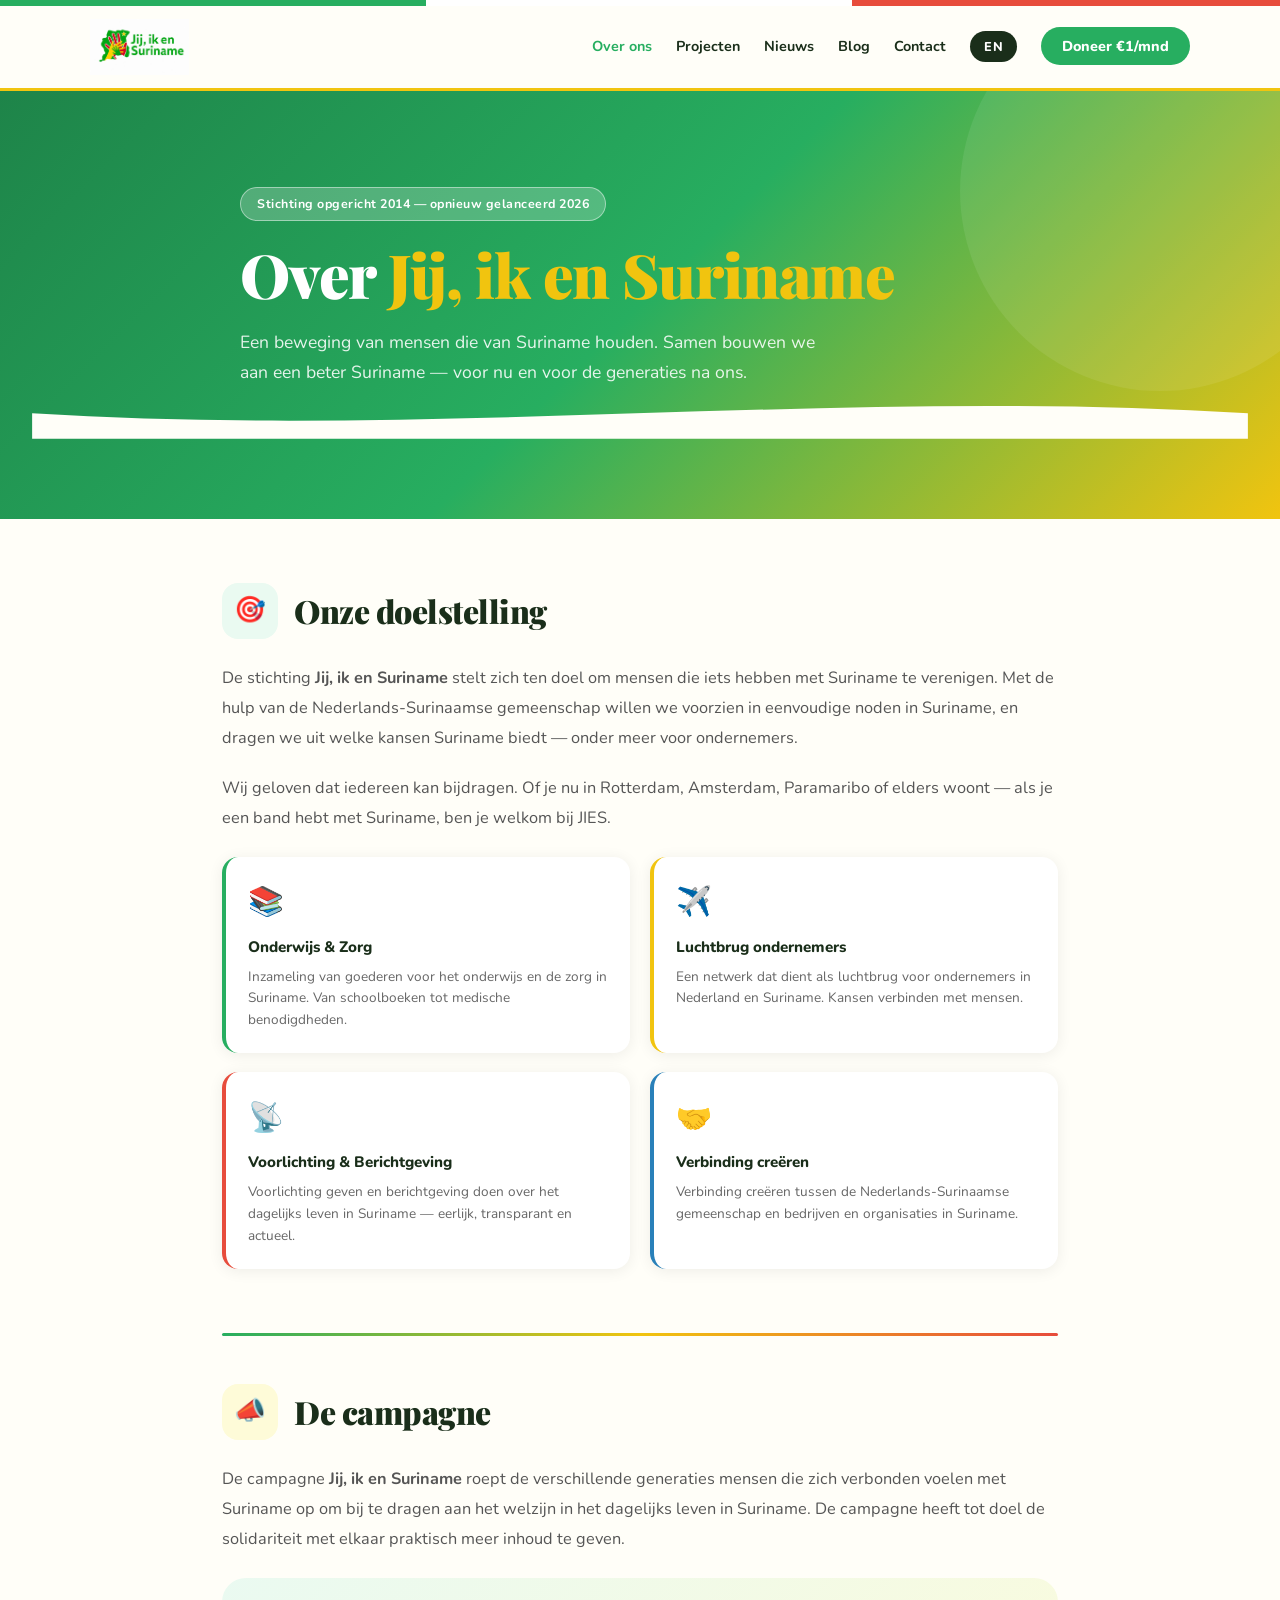
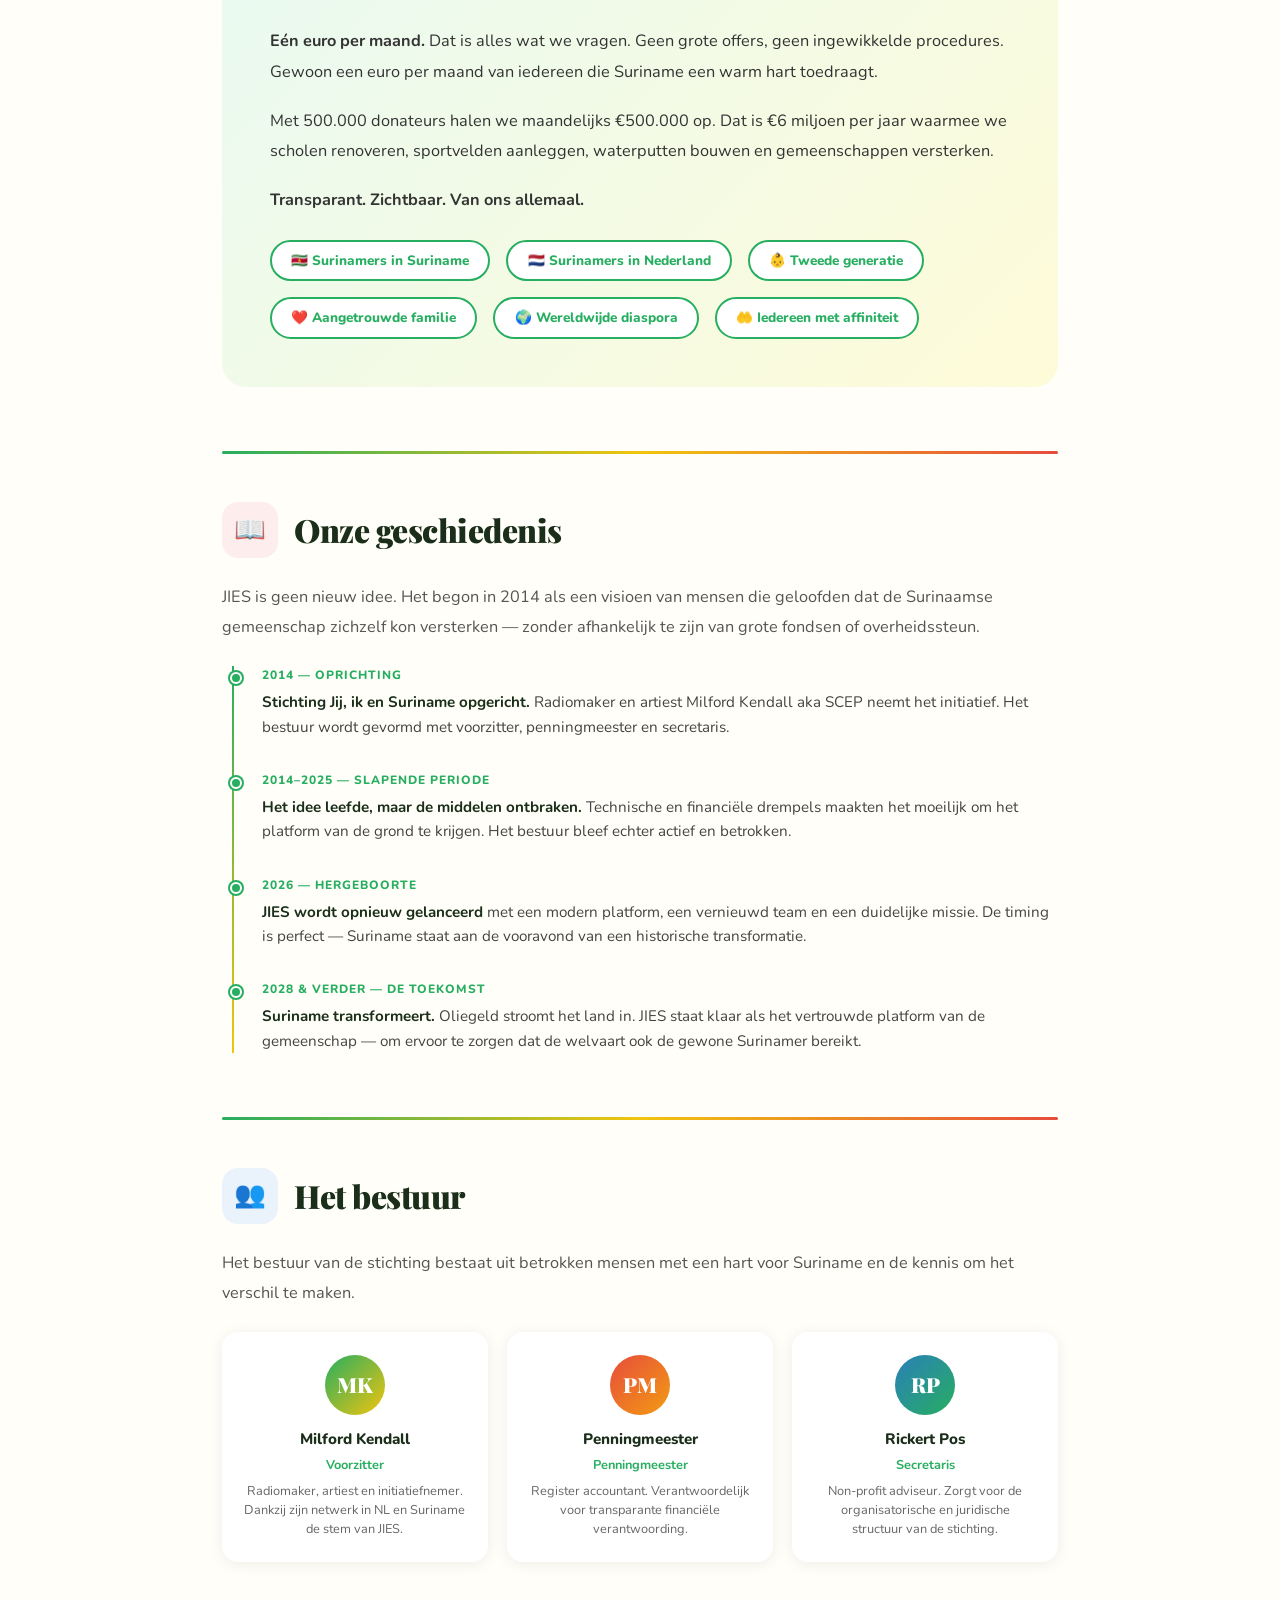
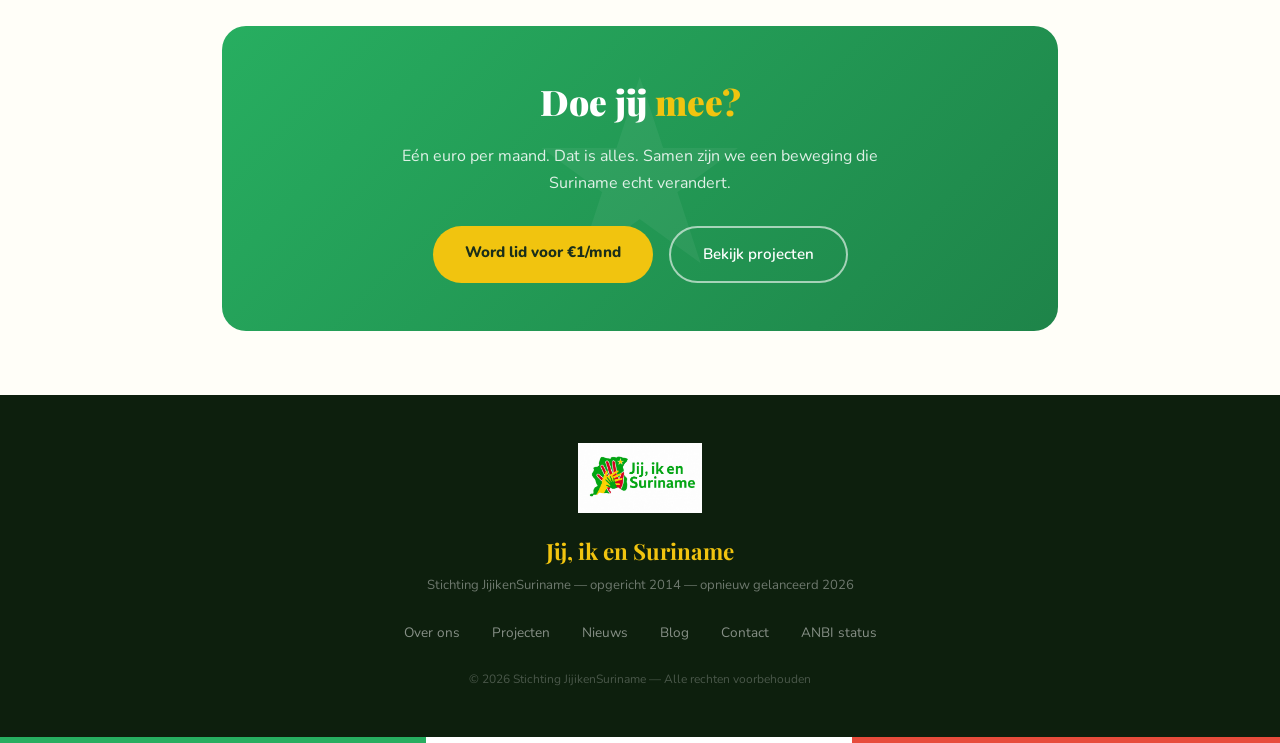
<file: overons.html>
<!DOCTYPE html>
<html lang="nl">
<head>
<meta charset="UTF-8">
<meta name="viewport" content="width=device-width, initial-scale=1.0">
<title>Over ons — Jij, ik en Suriname</title>
<meta name="description" content="De stichting Jij, ik en Suriname verenigt mensen met een band met Suriname. Lees over onze missie, doelstelling en campagne.">
<link rel="icon" href="images/logo.png">
<link href="https://fonts.googleapis.com/css2?family=Nunito:wght@400;600;700;800;900&family=Playfair+Display:wght@700;900&display=swap" rel="stylesheet">
<link rel="stylesheet" href="style.css">
<style>
.over-hero {
  background: linear-gradient(135deg, #1e8449 0%, #27AE60 50%, #F1C40F 100%);
  padding: 6rem 2rem 5rem;
  position: relative;
  overflow: hidden;
}
.over-hero::before {
  content: '';
  position: absolute;
  width: 400px; height: 400px;
  background: rgba(255,255,255,0.08);
  border-radius: 50%;
  top: -100px; right: -80px;
}
.over-hero-inner {
  max-width: 800px;
  margin: 0 auto;
  position: relative;
  z-index: 2;
}
.over-hero h1 {
  font-family: 'Playfair Display', serif;
  font-size: clamp(2.2rem, 5vw, 3.8rem);
  font-weight: 900;
  color: #fff;
  line-height: 1.1;
  letter-spacing: -1px;
  margin-bottom: 1.2rem;
}
.over-hero h1 span { color: #F1C40F; }
.over-hero p {
  font-size: 1.1rem;
  color: rgba(255,255,255,0.88);
  line-height: 1.75;
  max-width: 600px;
}
.over-wave { line-height: 0; }
.over-wave svg { display: block; }

.over-content {
  max-width: 900px;
  margin: 0 auto;
  padding: 4rem 2rem;
}

.over-blok {
  margin-bottom: 4rem;
}

.over-blok-header {
  display: flex;
  align-items: center;
  gap: 1rem;
  margin-bottom: 1.5rem;
}

.over-icon {
  width: 56px;
  height: 56px;
  border-radius: 16px;
  display: flex;
  align-items: center;
  justify-content: center;
  font-size: 1.6rem;
  flex-shrink: 0;
}
.icon-groen { background: #eafaf1; }
.icon-goud { background: #fefbd8; }
.icon-rood { background: #fdedec; }
.icon-blauw { background: #eaf2fb; }

.over-blok h2 {
  font-family: 'Playfair Display', serif;
  font-size: clamp(1.5rem, 3vw, 2rem);
  font-weight: 900;
  color: #1a2e1a;
  letter-spacing: -0.5px;
}

.over-blok p {
  color: #555;
  line-height: 1.85;
  font-size: 1.02rem;
  margin-bottom: 1.2rem;
}

.over-blok p:last-child { margin-bottom: 0; }

.doelen-grid {
  display: grid;
  grid-template-columns: 1fr 1fr;
  gap: 1.2rem;
  margin-top: 1.5rem;
}

.doel-kaart {
  background: #fff;
  border-radius: 16px;
  padding: 1.4rem;
  box-shadow: 0 2px 15px rgba(0,0,0,0.07);
  border-left: 4px solid #27AE60;
  transition: transform 0.2s;
}
.doel-kaart:hover { transform: translateY(-3px); }
.doel-kaart.d2 { border-left-color: #F1C40F; }
.doel-kaart.d3 { border-left-color: #E74C3C; }
.doel-kaart.d4 { border-left-color: #2980B9; }

.doel-icon { font-size: 1.8rem; margin-bottom: 0.6rem; }
.doel-titel {
  font-weight: 800;
  font-size: 0.95rem;
  color: #1a2e1a;
  margin-bottom: 0.4rem;
}
.doel-oms { font-size: 0.85rem; color: #666; line-height: 1.6; }

.campagne-blok {
  background: linear-gradient(135deg, #eafaf1, #fefbd8);
  border-radius: 24px;
  padding: 3rem;
  margin-top: 1.5rem;
}
.campagne-blok p { color: #333; }

.generaties {
  display: flex;
  gap: 1rem;
  flex-wrap: wrap;
  margin-top: 1.5rem;
}
.generatie-tag {
  background: #fff;
  border: 2px solid #27AE60;
  color: #27AE60;
  padding: 0.5rem 1.2rem;
  border-radius: 50px;
  font-weight: 800;
  font-size: 0.85rem;
}

.bestuur-grid {
  display: grid;
  grid-template-columns: repeat(3, 1fr);
  gap: 1.2rem;
  margin-top: 1.5rem;
}
.bestuur-kaart {
  background: #fff;
  border-radius: 16px;
  padding: 1.4rem;
  box-shadow: 0 2px 15px rgba(0,0,0,0.07);
  text-align: center;
}
.bestuur-avatar {
  width: 60px;
  height: 60px;
  border-radius: 50%;
  background: linear-gradient(135deg, #27AE60, #F1C40F);
  display: flex;
  align-items: center;
  justify-content: center;
  font-family: 'Playfair Display', serif;
  font-size: 1.3rem;
  font-weight: 900;
  color: #fff;
  margin: 0 auto 0.8rem;
}
.bestuur-naam { font-weight: 800; font-size: 0.95rem; color: #1a2e1a; margin-bottom: 0.2rem; }
.bestuur-rol { font-size: 0.8rem; color: #27AE60; font-weight: 700; margin-bottom: 0.4rem; }
.bestuur-oms { font-size: 0.8rem; color: #666; line-height: 1.5; }

.tijdlijn-blok {
  position: relative;
  padding-left: 2.5rem;
  margin-top: 1.5rem;
}
.tijdlijn-blok::before {
  content: '';
  position: absolute;
  left: 10px;
  top: 0; bottom: 0;
  width: 2px;
  background: linear-gradient(180deg, #27AE60, #F1C40F);
}
.tl-item {
  position: relative;
  margin-bottom: 2rem;
}
.tl-item::before {
  content: '';
  position: absolute;
  left: -2rem;
  top: 6px;
  width: 12px;
  height: 12px;
  border-radius: 50%;
  background: #27AE60;
  border: 2px solid #fff;
  box-shadow: 0 0 0 2px #27AE60;
}
.tl-jaar {
  font-size: 0.75rem;
  font-weight: 800;
  color: #27AE60;
  letter-spacing: 1px;
  text-transform: uppercase;
  margin-bottom: 0.3rem;
}
.tl-tekst { font-size: 0.95rem; color: #444; line-height: 1.6; }
.tl-tekst strong { color: #1a2e1a; }

.cta-blok {
  background: linear-gradient(135deg, #27AE60, #1e8449);
  border-radius: 24px;
  padding: 3rem;
  text-align: center;
  color: #fff;
  margin-top: 4rem;
  position: relative;
  overflow: hidden;
}
.cta-blok::before {
  content: '★';
  position: absolute;
  font-size: 16rem;
  opacity: 0.05;
  top: 50%; left: 50%;
  transform: translate(-50%, -50%);
}
.cta-blok h2 {
  font-family: 'Playfair Display', serif;
  font-size: 2.2rem;
  font-weight: 900;
  margin-bottom: 0.8rem;
  position: relative;
}
.cta-blok h2 span { color: #F1C40F; }
.cta-blok p {
  color: rgba(255,255,255,0.85);
  margin-bottom: 1.8rem;
  max-width: 480px;
  margin-left: auto;
  margin-right: auto;
  line-height: 1.7;
  position: relative;
}
.cta-btns { display: flex; gap: 1rem; justify-content: center; flex-wrap: wrap; position: relative; }

.divider {
  height: 3px;
  background: linear-gradient(90deg, #27AE60, #F1C40F, #E74C3C);
  border-radius: 50px;
  margin: 3rem 0;
}

@media (max-width: 768px) {
  .doelen-grid { grid-template-columns: 1fr; }
  .bestuur-grid { grid-template-columns: 1fr 1fr; }
  .campagne-blok { padding: 2rem; }
}
@media (max-width: 480px) {
  .bestuur-grid { grid-template-columns: 1fr; }
}
</style>
</head>
<body>

<div class="vlag-balk"></div>

<nav id="navbar">
  <div class="nav-inner">
    <a href="index.html" class="nav-logo">
      <img src="images/logo.png" alt="Jij, ik en Suriname logo">
    </a>
    <ul class="nav-links">
      <li><a href="overons.html" style="color:#27AE60">Over ons</a></li>
      <li><a href="index.html#projecten">Projecten</a></li>
      <li><a href="nieuws.html">Nieuws</a></li>
      <li><a href="index.html#blog">Blog</a></li>
      <li><a href="index.html#doneer">Contact</a></li>
      <li><button class="taal-knop" onclick="wisselTaal()" id="taal-btn">EN</button></li>
      <li><a href="index.html#doneer" class="nav-cta">Doneer €1/mnd</a></li>
    </ul>
    <button class="hamburger" onclick="toggleMenu()" aria-label="Menu">&#9776;</button>
  </div>
  <div class="mobile-menu" id="mobile-menu">
    <a href="overons.html">Over ons</a>
    <a href="index.html#projecten">Projecten</a>
    <a href="nieuws.html">Nieuws</a>
    <a href="index.html#blog">Blog</a>
    <a href="index.html#doneer">Contact</a>
    <a href="index.html#doneer" class="mobile-cta">Doneer €1/mnd</a>
  </div>
</nav>

<!-- HERO -->
<div class="over-hero">
  <div class="over-hero-inner">
    <div class="hero-badge" style="margin-bottom:1.2rem;">Stichting opgericht 2014 — opnieuw gelanceerd 2026</div>
    <h1>Over <span>Jij, ik en Suriname</span></h1>
    <p>Een beweging van mensen die van Suriname houden. Samen bouwen we aan een beter Suriname — voor nu en voor de generaties na ons.</p>
  </div>
  <div class="over-wave">
    <svg viewBox="0 0 1440 60" xmlns="http://www.w3.org/2000/svg">
      <path d="M0,30 C480,60 960,0 1440,30 L1440,60 L0,60 Z" fill="#FFFEF8"/>
    </svg>
  </div>
</div>

<div class="over-content">

  <!-- DOELSTELLING -->
  <div class="over-blok">
    <div class="over-blok-header">
      <div class="over-icon icon-groen">🎯</div>
      <h2>Onze doelstelling</h2>
    </div>
    <p>De stichting <strong>Jij, ik en Suriname</strong> stelt zich ten doel om mensen die iets hebben met Suriname te verenigen. Met de hulp van de Nederlands-Surinaamse gemeenschap willen we voorzien in eenvoudige noden in Suriname, en dragen we uit welke kansen Suriname biedt — onder meer voor ondernemers.</p>
    <p>Wij geloven dat iedereen kan bijdragen. Of je nu in Rotterdam, Amsterdam, Paramaribo of elders woont — als je een band hebt met Suriname, ben je welkom bij JIES.</p>

    <div class="doelen-grid">
      <div class="doel-kaart">
        <div class="doel-icon">📚</div>
        <div class="doel-titel">Onderwijs & Zorg</div>
        <div class="doel-oms">Inzameling van goederen voor het onderwijs en de zorg in Suriname. Van schoolboeken tot medische benodigdheden.</div>
      </div>
      <div class="doel-kaart d2">
        <div class="doel-icon">✈️</div>
        <div class="doel-titel">Luchtbrug ondernemers</div>
        <div class="doel-oms">Een netwerk dat dient als luchtbrug voor ondernemers in Nederland en Suriname. Kansen verbinden met mensen.</div>
      </div>
      <div class="doel-kaart d3">
        <div class="doel-icon">📡</div>
        <div class="doel-titel">Voorlichting & Berichtgeving</div>
        <div class="doel-oms">Voorlichting geven en berichtgeving doen over het dagelijks leven in Suriname — eerlijk, transparant en actueel.</div>
      </div>
      <div class="doel-kaart d4">
        <div class="doel-icon">🤝</div>
        <div class="doel-titel">Verbinding creëren</div>
        <div class="doel-oms">Verbinding creëren tussen de Nederlands-Surinaamse gemeenschap en bedrijven en organisaties in Suriname.</div>
      </div>
    </div>
  </div>

  <div class="divider"></div>

  <!-- DE CAMPAGNE -->
  <div class="over-blok">
    <div class="over-blok-header">
      <div class="over-icon icon-goud">📣</div>
      <h2>De campagne</h2>
    </div>
    <p>De campagne <strong>Jij, ik en Suriname</strong> roept de verschillende generaties mensen die zich verbonden voelen met Suriname op om bij te dragen aan het welzijn in het dagelijks leven in Suriname. De campagne heeft tot doel de solidariteit met elkaar praktisch meer inhoud te geven.</p>

    <div class="campagne-blok">
      <p><strong>Eén euro per maand.</strong> Dat is alles wat we vragen. Geen grote offers, geen ingewikkelde procedures. Gewoon een euro per maand van iedereen die Suriname een warm hart toedraagt.</p>
      <p>Met 500.000 donateurs halen we maandelijks €500.000 op. Dat is €6 miljoen per jaar waarmee we scholen renoveren, sportvelden aanleggen, waterputten bouwen en gemeenschappen versterken.</p>
      <p><strong>Transparant. Zichtbaar. Van ons allemaal.</strong></p>

      <div class="generaties">
        <span class="generatie-tag">🇸🇷 Surinamers in Suriname</span>
        <span class="generatie-tag">🇳🇱 Surinamers in Nederland</span>
        <span class="generatie-tag">👶 Tweede generatie</span>
        <span class="generatie-tag">❤️ Aangetrouwde familie</span>
        <span class="generatie-tag">🌍 Wereldwijde diaspora</span>
        <span class="generatie-tag">🤲 Iedereen met affiniteit</span>
      </div>
    </div>
  </div>

  <div class="divider"></div>

  <!-- GESCHIEDENIS -->
  <div class="over-blok">
    <div class="over-blok-header">
      <div class="over-icon icon-rood">📖</div>
      <h2>Onze geschiedenis</h2>
    </div>
    <p>JIES is geen nieuw idee. Het begon in 2014 als een visioen van mensen die geloofden dat de Surinaamse gemeenschap zichzelf kon versterken — zonder afhankelijk te zijn van grote fondsen of overheidssteun.</p>

    <div class="tijdlijn-blok">
      <div class="tl-item">
        <div class="tl-jaar">2014 — Oprichting</div>
        <div class="tl-tekst"><strong>Stichting Jij, ik en Suriname opgericht.</strong> Radiomaker en artiest Milford Kendall aka SCEP neemt het initiatief. Het bestuur wordt gevormd met voorzitter, penningmeester en secretaris.</div>
      </div>
      <div class="tl-item">
        <div class="tl-jaar">2014–2025 — Slapende periode</div>
        <div class="tl-tekst"><strong>Het idee leefde, maar de middelen ontbraken.</strong> Technische en financiële drempels maakten het moeilijk om het platform van de grond te krijgen. Het bestuur bleef echter actief en betrokken.</div>
      </div>
      <div class="tl-item">
        <div class="tl-jaar">2026 — Hergeboorte</div>
        <div class="tl-tekst"><strong>JIES wordt opnieuw gelanceerd</strong> met een modern platform, een vernieuwd team en een duidelijke missie. De timing is perfect — Suriname staat aan de vooravond van een historische transformatie.</div>
      </div>
      <div class="tl-item">
        <div class="tl-jaar">2028 & verder — De toekomst</div>
        <div class="tl-tekst"><strong>Suriname transformeert.</strong> Oliegeld stroomt het land in. JIES staat klaar als het vertrouwde platform van de gemeenschap — om ervoor te zorgen dat de welvaart ook de gewone Surinamer bereikt.</div>
      </div>
    </div>
  </div>

  <div class="divider"></div>

  <!-- BESTUUR -->
  <div class="over-blok">
    <div class="over-blok-header">
      <div class="over-icon icon-blauw">👥</div>
      <h2>Het bestuur</h2>
    </div>
    <p>Het bestuur van de stichting bestaat uit betrokken mensen met een hart voor Suriname en de kennis om het verschil te maken.</p>

    <div class="bestuur-grid">
      <div class="bestuur-kaart">
        <div class="bestuur-avatar">MK</div>
        <div class="bestuur-naam">Milford Kendall</div>
        <div class="bestuur-rol">Voorzitter</div>
        <div class="bestuur-oms">Radiomaker, artiest en initiatiefnemer. Dankzij zijn netwerk in NL en Suriname de stem van JIES.</div>
      </div>
      <div class="bestuur-kaart">
        <div class="bestuur-avatar" style="background:linear-gradient(135deg,#E74C3C,#F39C12)">PM</div>
        <div class="bestuur-naam">Penningmeester</div>
        <div class="bestuur-rol">Penningmeester</div>
        <div class="bestuur-oms">Register accountant. Verantwoordelijk voor transparante financiële verantwoording.</div>
      </div>
      <div class="bestuur-kaart">
        <div class="bestuur-avatar" style="background:linear-gradient(135deg,#2980B9,#27AE60)">RP</div>
        <div class="bestuur-naam">Rickert Pos</div>
        <div class="bestuur-rol">Secretaris</div>
        <div class="bestuur-oms">Non-profit adviseur. Zorgt voor de organisatorische en juridische structuur van de stichting.</div>
      </div>
    </div>
  </div>

  <!-- CTA -->
  <div class="cta-blok">
    <h2>Doe jij <span>mee?</span></h2>
    <p>Eén euro per maand. Dat is alles. Samen zijn we een beweging die Suriname echt verandert.</p>
    <div class="cta-btns">
      <a href="index.html#doneer" class="btn-goud">Word lid voor €1/mnd</a>
      <a href="index.html#projecten" class="btn-wit">Bekijk projecten</a>
    </div>
  </div>

</div>

<footer>
  <div class="footer-inner">
    <img src="images/logo.png" alt="JIES logo" class="footer-logo">
    <div class="footer-naam">Jij, ik en Suriname</div>
    <div class="footer-tag">Stichting JijikenSuriname — opgericht 2014 — opnieuw gelanceerd 2026</div>
    <ul class="footer-links">
      <li><a href="overons.html">Over ons</a></li>
      <li><a href="index.html#projecten">Projecten</a></li>
      <li><a href="nieuws.html">Nieuws</a></li>
      <li><a href="index.html#blog">Blog</a></li>
      <li><a href="index.html#doneer">Contact</a></li>
      <li><a href="#">ANBI status</a></li>
    </ul>
    <div class="footer-copy">© 2026 Stichting JijikenSuriname — Alle rechten voorbehouden</div>
  </div>
</footer>
<div class="vlag-balk"></div>

<script>
function toggleMenu() {
  document.getElementById('mobile-menu').classList.toggle('open');
}
function wisselTaal() {
  const btn = document.getElementById('taal-btn');
  btn.textContent = btn.textContent === 'EN' ? 'NL' : 'EN';
}
window.addEventListener('scroll', () => {
  const nav = document.getElementById('navbar');
  nav.style.boxShadow = window.scrollY > 20 ? '0 2px 20px rgba(0,0,0,0.1)' : 'none';
});
</script>
</body>
</html>
</file>
<file: style.css>
/* ===== RESET & BASE ===== */
*, *::before, *::after { margin: 0; padding: 0; box-sizing: border-box; }

:root {
  --groen: #27AE60;
  --groen-dark: #1e8449;
  --groen-light: #eafaf1;
  --rood: #E74C3C;
  --goud: #F1C40F;
  --goud-dark: #d4ac0d;
  --wit: #FFFEF8;
  --donker: #1a2e1a;
  --grijs: #666;
  --licht-grijs: #f8f8f2;
}

html { scroll-behavior: smooth; }

body {
  font-family: 'Nunito', sans-serif;
  background: var(--wit);
  color: var(--donker);
  overflow-x: hidden;
  line-height: 1.6;
}

/* ===== VLAG BALK ===== */
.vlag-balk {
  height: 6px;
  background: linear-gradient(90deg, #27AE60 33.3%, #fff 33.3%, #fff 66.6%, #E74C3C 66.6%);
}

/* ===== NAV ===== */
nav {
  background: rgba(255, 254, 248, 0.97);
  border-bottom: 3px solid var(--goud);
  padding: 0.8rem 2rem;
  position: sticky;
  top: 0;
  z-index: 1000;
  backdrop-filter: blur(12px);
}

.nav-inner {
  max-width: 1100px;
  margin: 0 auto;
  display: flex;
  align-items: center;
  justify-content: space-between;
  gap: 1rem;
}

.nav-logo img {
  height: 56px;
  display: block;
}

.nav-links {
  display: flex;
  align-items: center;
  gap: 1.5rem;
  list-style: none;
}

.nav-links a {
  text-decoration: none;
  color: var(--donker);
  font-weight: 700;
  font-size: 0.9rem;
  transition: color 0.2s;
}

.nav-links a:hover { color: var(--groen); }

.nav-cta {
  background: var(--groen) !important;
  color: #fff !important;
  padding: 0.55rem 1.3rem;
  border-radius: 50px;
  font-weight: 800 !important;
  transition: background 0.2s !important;
}

.nav-cta:hover { background: var(--groen-dark) !important; }

.taal-knop {
  background: var(--donker);
  color: #fff;
  border: none;
  padding: 0.4rem 0.9rem;
  border-radius: 50px;
  font-size: 0.8rem;
  font-weight: 800;
  cursor: pointer;
  font-family: 'Nunito', sans-serif;
  transition: background 0.2s;
  letter-spacing: 0.5px;
}

.taal-knop:hover { background: var(--groen); }

.hamburger {
  display: none;
  background: none;
  border: none;
  font-size: 1.6rem;
  cursor: pointer;
  color: var(--donker);
}

.mobile-menu {
  display: none;
  flex-direction: column;
  gap: 0.5rem;
  padding: 1rem 0 0.5rem;
  max-width: 1100px;
  margin: 0 auto;
}

.mobile-menu.open { display: flex; }

.mobile-menu a {
  text-decoration: none;
  color: var(--donker);
  font-weight: 700;
  padding: 0.5rem 0;
  border-bottom: 1px solid rgba(0,0,0,0.06);
}

.mobile-cta {
  background: var(--groen);
  color: #fff !important;
  padding: 0.7rem 1rem !important;
  border-radius: 10px;
  text-align: center;
  border-bottom: none !important;
}

.taal-knop-mobile {
  background: var(--donker);
  color: #fff;
  border: none;
  padding: 0.6rem 1rem;
  border-radius: 10px;
  font-size: 0.85rem;
  font-weight: 700;
  cursor: pointer;
  font-family: 'Nunito', sans-serif;
  text-align: center;
}

/* ===== HERO ===== */
.hero {
  background: linear-gradient(140deg, #1e8449 0%, #27AE60 40%, #2ecc71 70%, #F1C40F 100%);
  min-height: 90vh;
  display: flex;
  align-items: center;
  position: relative;
  overflow: hidden;
  padding: 5rem 2rem 7rem;
}

.hero-blob {
  position: absolute;
  border-radius: 50%;
  opacity: 0.12;
  pointer-events: none;
}

.b1 { width: 500px; height: 500px; background: #fff; top: -150px; right: -80px; }
.b2 { width: 280px; height: 280px; background: #E74C3C; bottom: -60px; left: 8%; }
.b3 { width: 160px; height: 160px; background: #F1C40F; top: 35%; right: 28%; }

.hero-inner {
  position: relative;
  z-index: 2;
  max-width: 1100px;
  margin: 0 auto;
  display: grid;
  grid-template-columns: 1fr 1fr;
  gap: 3rem;
  align-items: center;
  width: 100%;
}

.hero-badge {
  display: inline-block;
  background: rgba(255,255,255,0.22);
  border: 1px solid rgba(255,255,255,0.45);
  color: #fff;
  padding: 0.4rem 1rem;
  border-radius: 50px;
  font-size: 0.78rem;
  font-weight: 700;
  letter-spacing: 0.5px;
  margin-bottom: 1.4rem;
}

.hero-title {
  font-family: 'Playfair Display', serif;
  font-size: clamp(2.4rem, 5vw, 3.8rem);
  font-weight: 900;
  color: #fff;
  line-height: 1.05;
  letter-spacing: -1px;
  margin-bottom: 1.2rem;
}

.hero-title em {
  font-style: normal;
  color: var(--goud);
}

.hero-sub {
  font-size: 1.05rem;
  color: rgba(255,255,255,0.9);
  line-height: 1.75;
  margin-bottom: 2rem;
}

.hero-btns { display: flex; gap: 1rem; flex-wrap: wrap; }

.btn-goud {
  background: var(--goud);
  color: var(--donker);
  padding: 0.9rem 2rem;
  border-radius: 50px;
  font-weight: 800;
  font-size: 0.95rem;
  text-decoration: none;
  transition: all 0.2s;
  display: inline-block;
}

.btn-goud:hover { background: var(--goud-dark); transform: translateY(-2px); }

.btn-wit {
  background: transparent;
  color: #fff;
  padding: 0.9rem 2rem;
  border-radius: 50px;
  font-weight: 600;
  font-size: 0.95rem;
  text-decoration: none;
  border: 2px solid rgba(255,255,255,0.6);
  transition: all 0.2s;
  display: inline-block;
}

.btn-wit:hover { border-color: #fff; background: rgba(255,255,255,0.12); }

.hero-right { display: flex; flex-direction: column; gap: 1rem; }

.hero-card {
  background: rgba(255,255,255,0.15);
  border: 1px solid rgba(255,255,255,0.3);
  border-radius: 16px;
  padding: 1.2rem 1.5rem;
  color: #fff;
}

.hero-card-num {
  font-family: 'Playfair Display', serif;
  font-size: 2rem;
  font-weight: 900;
  color: var(--goud);
  line-height: 1;
}

.hero-card-lbl { font-size: 0.85rem; opacity: 0.85; margin-top: 4px; }

.hero-wave { position: absolute; bottom: 0; left: 0; right: 0; line-height: 0; }

/* ===== STATS BAR ===== */
.stats-bar {
  background: var(--donker);
  display: flex;
  justify-content: center;
  flex-wrap: wrap;
}

.stat-blok {
  flex: 1;
  min-width: 160px;
  max-width: 260px;
  padding: 1.8rem 2rem;
  text-align: center;
  border-right: 1px solid rgba(255,255,255,0.08);
}

.stat-blok:last-child { border: none; }

.stat-n {
  font-family: 'Playfair Display', serif;
  font-size: 2.2rem;
  font-weight: 900;
  color: var(--goud);
}

.stat-l { font-size: 0.78rem; color: rgba(255,255,255,0.5); margin-top: 4px; }

/* ===== SECTIONS ===== */
.sectie {
  padding: 5rem 2rem;
  max-width: 1100px;
  margin: 0 auto;
}

.sectie-inner {
  padding: 5rem 2rem;
  max-width: 1100px;
  margin: 0 auto;
}

.sectie-label {
  font-size: 0.72rem;
  letter-spacing: 2.5px;
  text-transform: uppercase;
  color: var(--groen);
  font-weight: 800;
  margin-bottom: 0.8rem;
  display: block;
}

.sectie-titel {
  font-family: 'Playfair Display', serif;
  font-size: clamp(1.8rem, 3.5vw, 2.6rem);
  font-weight: 900;
  line-height: 1.1;
  letter-spacing: -0.5px;
  margin-bottom: 2rem;
  color: var(--donker);
}

/* ===== MISSIE ===== */
.twee-kolom {
  display: grid;
  grid-template-columns: 1fr 1fr;
  gap: 4rem;
  align-items: center;
}

.tekst p {
  color: var(--grijs);
  line-height: 1.8;
  font-size: 1rem;
  margin-bottom: 1rem;
}

.euro-kaart {
  background: linear-gradient(135deg, var(--groen) 0%, var(--groen-dark) 100%);
  border-radius: 24px;
  padding: 2.5rem;
  color: #fff;
}

.grote-euro {
  font-family: 'Playfair Display', serif;
  font-size: 5rem;
  font-weight: 900;
  color: var(--goud);
  line-height: 1;
}

.euro-sub { font-size: 0.85rem; opacity: 0.75; margin-bottom: 1.5rem; }

.impact-rij {
  display: flex;
  justify-content: space-between;
  align-items: center;
  background: rgba(255,255,255,0.12);
  border-radius: 10px;
  padding: 0.7rem 1rem;
  font-size: 0.9rem;
  margin-bottom: 0.6rem;
}

.impact-rij strong { color: var(--goud); font-size: 1rem; }
.euro-footer { font-size: 0.78rem; opacity: 0.5; margin-top: 0.8rem; }

/* ===== PROJECTEN ===== */
.projecten-bg {
  background: #FFFBEE;
}

.projecten-grid {
  display: grid;
  grid-template-columns: repeat(3, 1fr);
  gap: 1.5rem;
  margin-top: 2.5rem;
}

.p-kaart {
  background: #fff;
  border-radius: 20px;
  overflow: hidden;
  box-shadow: 0 4px 20px rgba(0,0,0,0.07);
  transition: transform 0.2s;
}

.p-kaart:hover { transform: translateY(-5px); }

.p-top {
  height: 130px;
  display: flex;
  align-items: center;
  justify-content: center;
  font-size: 3.5rem;
}

.p-top.school { background: linear-gradient(135deg, #FFF9C4, #F1C40F); }
.p-top.sport { background: linear-gradient(135deg, #C8F7D8, #27AE60); }
.p-top.water { background: linear-gradient(135deg, #C8E6F7, #2980B9); }

.p-bod { padding: 1.2rem; }

.p-tag {
  display: inline-block;
  font-size: 0.68rem;
  font-weight: 800;
  padding: 3px 10px;
  border-radius: 50px;
  letter-spacing: 0.5px;
  text-transform: uppercase;
  margin-bottom: 0.6rem;
}

.p-tag.school { background: #FFF9C4; color: #7D6608; }
.p-tag.sport { background: #D5F5E3; color: #1A5632; }
.p-tag.water { background: #D6EAF8; color: #1A5276; }

.p-naam {
  font-family: 'Playfair Display', serif;
  font-size: 1rem;
  font-weight: 700;
  margin-bottom: 0.4rem;
  color: var(--donker);
}

.p-oms { font-size: 0.83rem; color: var(--grijs); line-height: 1.6; }

.balk-wrap {
  margin-top: 0.9rem;
  background: #eee;
  border-radius: 50px;
  height: 5px;
  overflow: hidden;
}

.balk { height: 100%; border-radius: 50px; }
.balk.school { background: linear-gradient(90deg, #F1C40F, #E67E22); }
.balk.sport { background: linear-gradient(90deg, #27AE60, #1ABC9C); }
.balk.water { background: linear-gradient(90deg, #2980B9, #1ABC9C); }

.p-meta {
  display: flex;
  justify-content: space-between;
  font-size: 0.73rem;
  color: var(--grijs);
  margin-top: 5px;
}

/* ===== STAPPEN ===== */
.stappen-bg { background: var(--groen-light); padding: 5rem 2rem; }

.stappen-grid {
  display: grid;
  grid-template-columns: repeat(4, 1fr);
  gap: 1.5rem;
  margin-top: 2.5rem;
}

.stap {
  text-align: center;
  padding: 1.5rem 1rem;
  background: #fff;
  border-radius: 20px;
  box-shadow: 0 2px 15px rgba(39,174,96,0.1);
}

.stap-num {
  width: 54px;
  height: 54px;
  border-radius: 50%;
  display: flex;
  align-items: center;
  justify-content: center;
  font-family: 'Playfair Display', serif;
  font-size: 1.4rem;
  font-weight: 900;
  color: #fff;
  margin: 0 auto 1rem;
}

.s1 { background: var(--goud); }
.s2 { background: var(--groen); }
.s3 { background: var(--rood); }
.s4 { background: var(--groen-dark); }

.stap-titel { font-weight: 800; font-size: 0.95rem; margin-bottom: 0.4rem; }
.stap-oms { font-size: 0.83rem; color: var(--grijs); line-height: 1.6; }

/* ===== BLOG ===== */
.blog-grid {
  display: grid;
  grid-template-columns: 1fr 1fr 1fr;
  gap: 1.5rem;
  margin-top: 2.5rem;
}

.blog-kaart {
  background: #fff;
  border-radius: 20px;
  overflow: hidden;
  box-shadow: 0 4px 20px rgba(0,0,0,0.07);
  transition: transform 0.2s;
}

.blog-kaart:hover { transform: translateY(-4px); }

.blog-kaart.featured {
  grid-column: 1 / -1;
  display: grid;
  grid-template-columns: 1.2fr 1fr;
}

.blog-img {
  height: 200px;
  position: relative;
  display: flex;
  align-items: flex-start;
  padding: 1rem;
}

.blog-kaart.featured .blog-img { height: auto; min-height: 280px; }

.blog-img-1 { background: linear-gradient(135deg, #27AE60, #F1C40F); }
.blog-img-2 { background: linear-gradient(135deg, #E74C3C, #E67E22); }
.blog-img-3 { background: linear-gradient(135deg, #2980B9, #27AE60); }

.blog-categorie {
  background: rgba(255,255,255,0.25);
  color: #fff;
  font-size: 0.7rem;
  font-weight: 800;
  padding: 4px 10px;
  border-radius: 50px;
  letter-spacing: 0.5px;
  text-transform: uppercase;
}

.blog-bod { padding: 1.4rem; }
.blog-datum { font-size: 0.75rem; color: var(--grijs); margin-bottom: 0.5rem; }

.blog-titel {
  font-family: 'Playfair Display', serif;
  font-size: 1.05rem;
  font-weight: 700;
  margin-bottom: 0.6rem;
  color: var(--donker);
  line-height: 1.3;
}

.blog-kaart.featured .blog-titel { font-size: 1.4rem; }

.blog-oms { font-size: 0.85rem; color: var(--grijs); line-height: 1.65; margin-bottom: 1rem; }

.blog-lees {
  color: var(--groen);
  font-weight: 800;
  font-size: 0.85rem;
  text-decoration: none;
  transition: color 0.2s;
}

.blog-lees:hover { color: var(--groen-dark); }

/* ===== DONEER ===== */
.doneer-bg {
  background: linear-gradient(135deg, var(--groen) 0%, var(--groen-dark) 60%, #145a32 100%);
  padding: 5rem 2rem;
  text-align: center;
  position: relative;
  overflow: hidden;
}

.doneer-bg::before {
  content: '★';
  position: absolute;
  font-size: 22rem;
  opacity: 0.04;
  top: 50%;
  left: 50%;
  transform: translate(-50%, -50%);
  pointer-events: none;
}

.doneer-inner { position: relative; z-index: 2; max-width: 620px; margin: 0 auto; }

.doneer-titel {
  font-family: 'Playfair Display', serif;
  font-size: clamp(2rem, 4vw, 3rem);
  font-weight: 900;
  color: #fff;
  letter-spacing: -1px;
  margin-bottom: 1rem;
}

.doneer-titel em { font-style: normal; color: var(--goud); }
.doneer-sub { font-size: 1rem; color: rgba(255,255,255,0.8); line-height: 1.75; margin-bottom: 2rem; }

.iban-vak {
  background: rgba(255,255,255,0.1);
  border: 1px solid rgba(255,255,255,0.25);
  border-radius: 16px;
  padding: 1.5rem 2rem;
  margin-bottom: 1rem;
}

.iban-lbl { font-size: 0.72rem; letter-spacing: 1.5px; text-transform: uppercase; color: rgba(255,255,255,0.55); margin-bottom: 0.4rem; }
.iban-num { font-size: 1.2rem; font-weight: 700; color: #fff; letter-spacing: 2px; }
.iban-naam { font-size: 0.83rem; color: rgba(255,255,255,0.55); margin-top: 4px; }
.doneer-noot { font-size: 0.78rem; color: rgba(255,255,255,0.45); margin-bottom: 2rem; }

.contact-grid {
  display: flex;
  justify-content: center;
  gap: 2rem;
  flex-wrap: wrap;
  margin-top: 1.5rem;
}

.contact-item { display: flex; align-items: center; gap: 0.6rem; color: rgba(255,255,255,0.7); font-size: 0.85rem; }
.contact-icon { font-size: 1.1rem; }

/* ===== FOOTER ===== */
footer {
  background: #0d1f0d;
  color: #fff;
  padding: 3rem 2rem;
  text-align: center;
}

.footer-inner { max-width: 800px; margin: 0 auto; }
.footer-logo { height: 70px; margin-bottom: 0.8rem; }
.footer-naam { font-family: 'Playfair Display', serif; font-size: 1.4rem; font-weight: 700; color: var(--goud); margin-bottom: 0.3rem; }
.footer-tag { font-size: 0.82rem; color: rgba(255,255,255,0.4); margin-bottom: 1.5rem; }

.footer-links {
  display: flex;
  justify-content: center;
  gap: 2rem;
  list-style: none;
  margin-bottom: 1.5rem;
  flex-wrap: wrap;
}

.footer-links a { color: rgba(255,255,255,0.5); text-decoration: none; font-size: 0.85rem; transition: color 0.2s; }
.footer-links a:hover { color: var(--goud); }
.footer-copy { font-size: 0.75rem; color: rgba(255,255,255,0.25); }

/* ===== RESPONSIVE ===== */
@media (max-width: 900px) {
  .hero-inner { grid-template-columns: 1fr; }
  .hero-right { display: grid; grid-template-columns: repeat(3, 1fr); }
  .twee-kolom { grid-template-columns: 1fr; }
  .projecten-grid { grid-template-columns: 1fr 1fr; }
  .stappen-grid { grid-template-columns: 1fr 1fr; }
  .blog-grid { grid-template-columns: 1fr; }
  .blog-kaart.featured { grid-column: auto; grid-template-columns: 1fr; }
}

@media (max-width: 600px) {
  .nav-links { display: none; }
  .hamburger { display: block; }
  .hero-right { grid-template-columns: 1fr; }
  .projecten-grid { grid-template-columns: 1fr; }
  .stappen-grid { grid-template-columns: 1fr; }
  .stats-bar { flex-direction: column; }
  .stat-blok { border-right: none; border-bottom: 1px solid rgba(255,255,255,0.08); max-width: 100%; }
  .contact-grid { flex-direction: column; align-items: center; }
}
</file>
